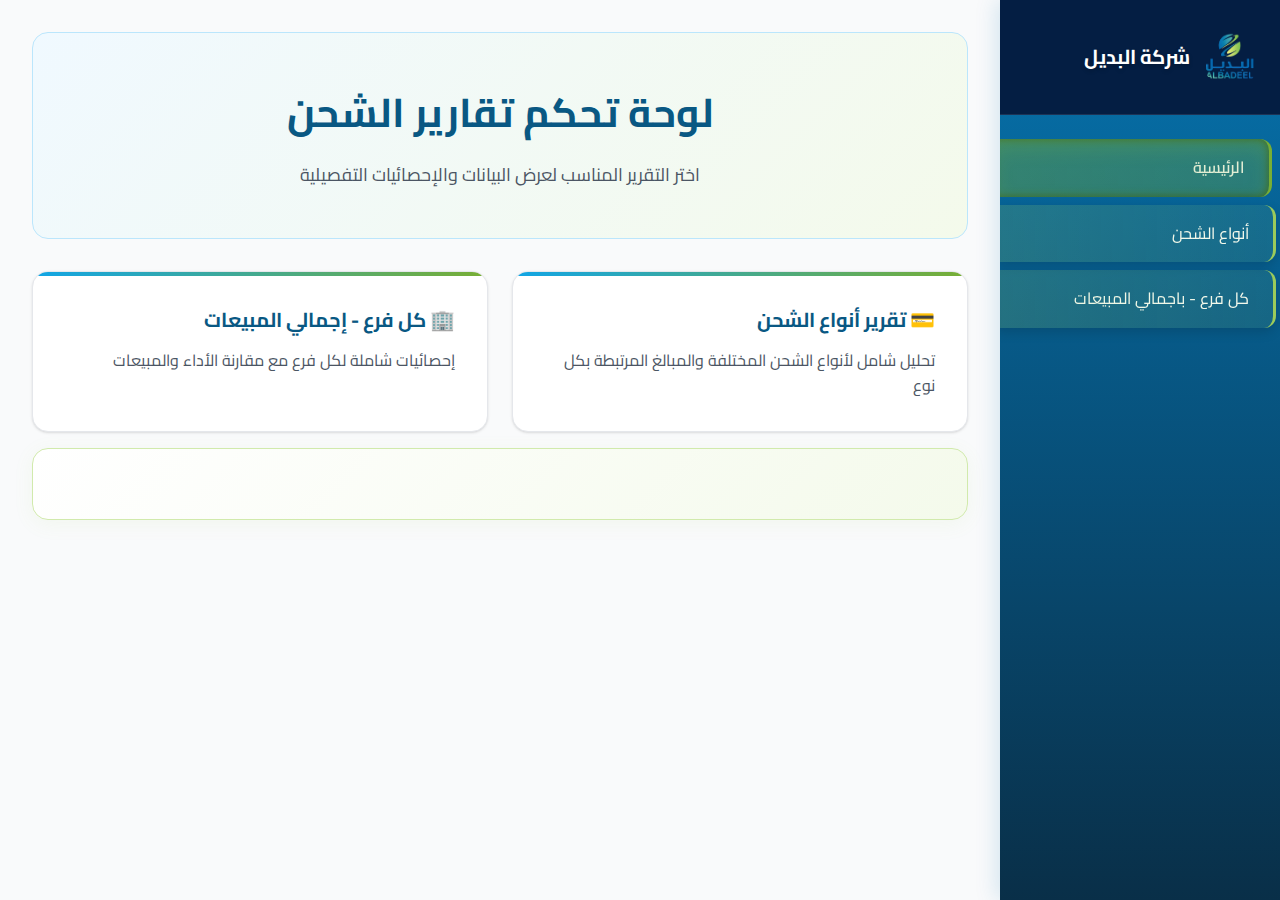
<file: index.html>
<!doctype html>
<html lang="ar" dir="rtl">
<head>
  <meta charset="utf-8">
  <meta name="viewport" content="width=device-width,initial-scale=1">
  <title>تقارير الشحن - لوحة التحكم</title>
  <link rel="stylesheet" href="css/modern-styles.css">
  <link rel="preconnect" href="https://fonts.googleapis.com">
  <link rel="preconnect" href="https://fonts.gstatic.com" crossorigin>
  <link href="https://fonts.googleapis.com/css2?family=Cairo:wght@400;600;700&display=swap" rel="stylesheet">
</head>
<body>
  <div class="app-layout">
    <!-- Mobile Header -->
    <header class="mobile-header">
      <div class="brand">
        <img class="logo" src="logo/logo.png" alt="logo" />
        <h1>تقارير الشحن</h1>
      </div>
      <button class="menu-toggle" aria-label="فتح القائمة">
        <span></span>
        <span></span>
        <span></span>
      </button>
    </header>

    <!-- Main Content -->
    <main class="main-content">
      <!-- Hero Section -->
      <section class="hero">
        <h2>لوحة تحكم تقارير الشحن</h2>
        <p>اختر التقرير المناسب لعرض البيانات والإحصائيات التفصيلية</p>
      </section>



      <!-- Feature Cards -->
      <div class="cards-grid">
        <a class="feature-card" href="recharge.html">
          <h3>💳 تقرير أنواع الشحن</h3>
          <p>تحليل شامل لأنواع الشحن المختلفة والمبالغ المرتبطة بكل نوع</p>
        </a>
        
        <a class="feature-card" href="كل_فرع_باجمالي_المبيعات.html">
          <h3>🏢 كل فرع - إجمالي المبيعات</h3>
          <p>إحصائيات شاملة لكل فرع مع مقارنة الأداء والمبيعات</p>
        </a>
      </div>

      <!-- Info Section -->
      <div class="search-section mt-4">
        <div class="text-center">
          <p class="text-muted text-sm">
            <br>
          </p>
        </div>
      </div>
    </main>
  </div>

  <script src="js/modern-ui.js"></script>
</body>
</html>
</file>
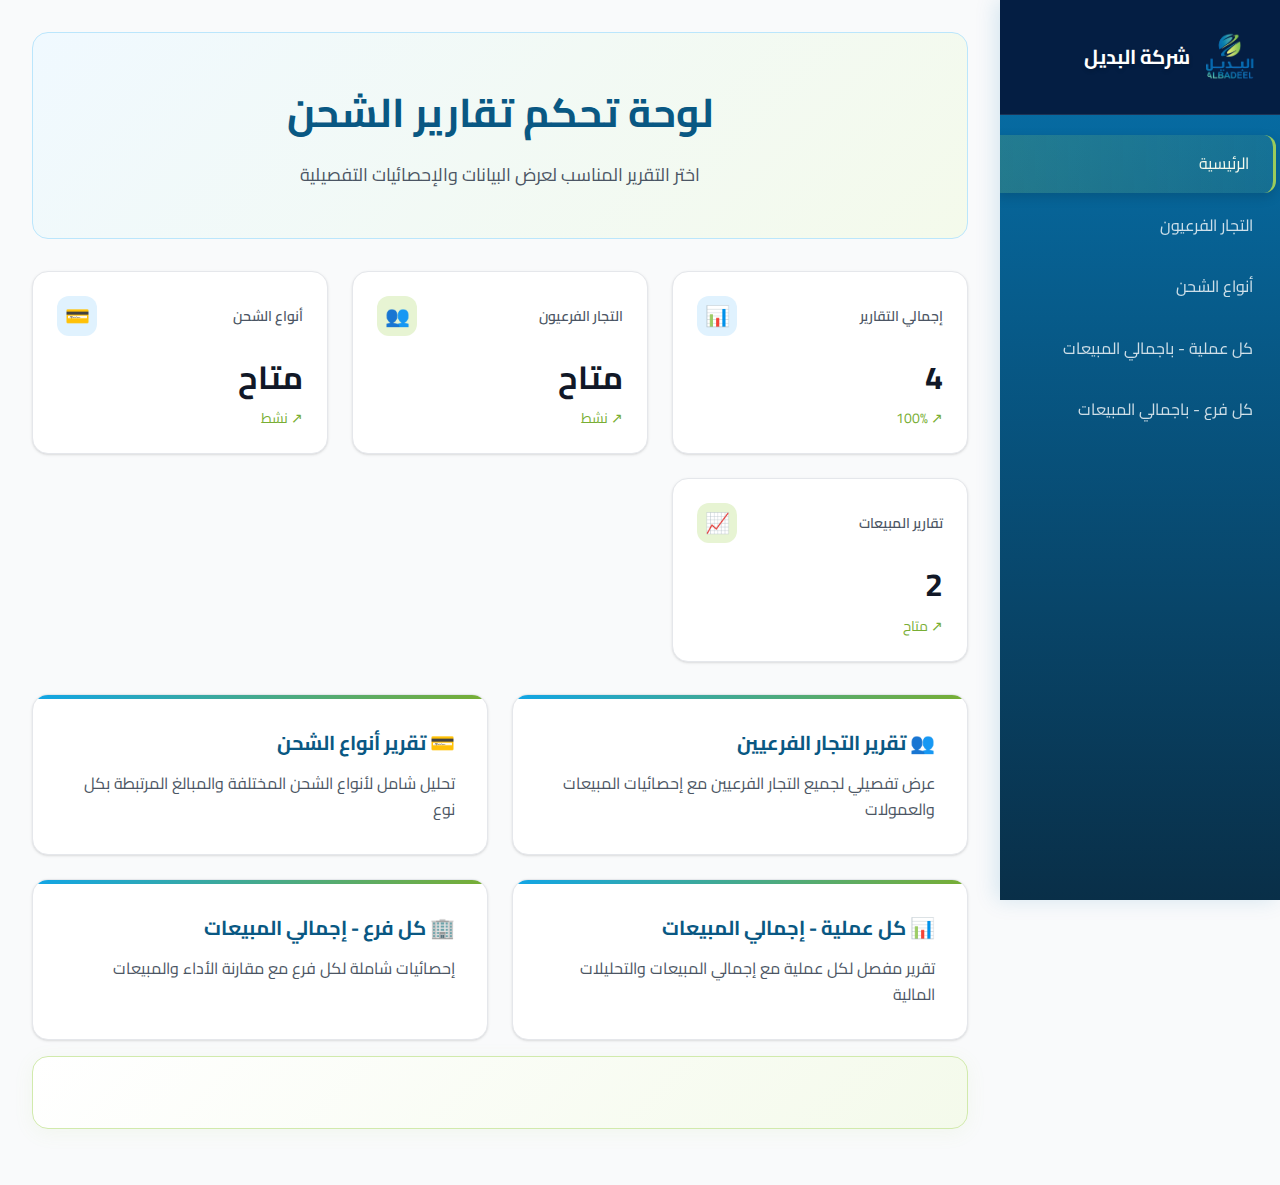
<file: web/index.html>
<!doctype html>
<html lang="ar" dir="rtl">
<head>
  <meta charset="utf-8">
  <meta name="viewport" content="width=device-width,initial-scale=1">
  <title>تقارير الشحن - لوحة التحكم</title>
  <link rel="stylesheet" href="css/modern-styles.css">
  <link rel="preconnect" href="https://fonts.googleapis.com">
  <link rel="preconnect" href="https://fonts.gstatic.com" crossorigin>
  <link href="https://fonts.googleapis.com/css2?family=Cairo:wght@400;600;700&display=swap" rel="stylesheet">
</head>
<body>
  <div class="app-layout">
    <!-- Mobile Header -->
    <header class="mobile-header">
      <div class="brand">
        <img class="logo" src="logo/logo.png" alt="logo" />
        <h1>تقارير الشحن</h1>
      </div>
      <button class="menu-toggle" aria-label="فتح القائمة">
        <span></span>
        <span></span>
        <span></span>
      </button>
    </header>

    <!-- Main Content -->
    <main class="main-content">
      <!-- Hero Section -->
      <section class="hero">
        <h2>لوحة تحكم تقارير الشحن</h2>
        <p>اختر التقرير المناسب لعرض البيانات والإحصائيات التفصيلية</p>
      </section>

      <!-- Stats Cards -->
      <div class="stats-grid">
        <div class="stat-card">
          <div class="stat-card-header">
            <span class="stat-card-title">إجمالي التقارير</span>
            <div class="stat-card-icon primary">📊</div>
          </div>
          <div class="stat-card-value">4</div>
          <div class="stat-card-change positive">↗ 100%</div>
        </div>
        
        <div class="stat-card">
          <div class="stat-card-header">
            <span class="stat-card-title">التجار الفرعيون</span>
            <div class="stat-card-icon accent">👥</div>
          </div>
          <div class="stat-card-value">متاح</div>
          <div class="stat-card-change positive">↗ نشط</div>
        </div>
        
        <div class="stat-card">
          <div class="stat-card-header">
            <span class="stat-card-title">أنواع الشحن</span>
            <div class="stat-card-icon primary">💳</div>
          </div>
          <div class="stat-card-value">متاح</div>
          <div class="stat-card-change positive">↗ نشط</div>
        </div>
        
        <div class="stat-card">
          <div class="stat-card-header">
            <span class="stat-card-title">تقارير المبيعات</span>
            <div class="stat-card-icon accent">📈</div>
          </div>
          <div class="stat-card-value">2</div>
          <div class="stat-card-change positive">↗ متاح</div>
        </div>
      </div>

      <!-- Feature Cards -->
      <div class="cards-grid">
        <a class="feature-card" href="sub.html">
          <h3>👥 تقرير التجار الفرعيين</h3>
          <p>عرض تفصيلي لجميع التجار الفرعيين مع إحصائيات المبيعات والعمولات</p>
        </a>
        
        <a class="feature-card" href="recharge.html">
          <h3>💳 تقرير أنواع الشحن</h3>
          <p>تحليل شامل لأنواع الشحن المختلفة والمبالغ المرتبطة بكل نوع</p>
        </a>
        
        <a class="feature-card" href="كل_عملية_باجمالي_المبيعات.html">
          <h3>📊 كل عملية - إجمالي المبيعات</h3>
          <p>تقرير مفصل لكل عملية مع إجمالي المبيعات والتحليلات المالية</p>
        </a>
        
        <a class="feature-card" href="كل_فرع_باجمالي_المبيعات.html">
          <h3>🏢 كل فرع - إجمالي المبيعات</h3>
          <p>إحصائيات شاملة لكل فرع مع مقارنة الأداء والمبيعات</p>
        </a>
      </div>

      <!-- Info Section -->
      <div class="search-section mt-4">
        <div class="text-center">
          <p class="text-muted text-sm">
            <br>
          </p>
        </div>
      </div>
    </main>
  </div>

  <script src="js/modern-ui.js"></script>
</body>
</html>
</file>
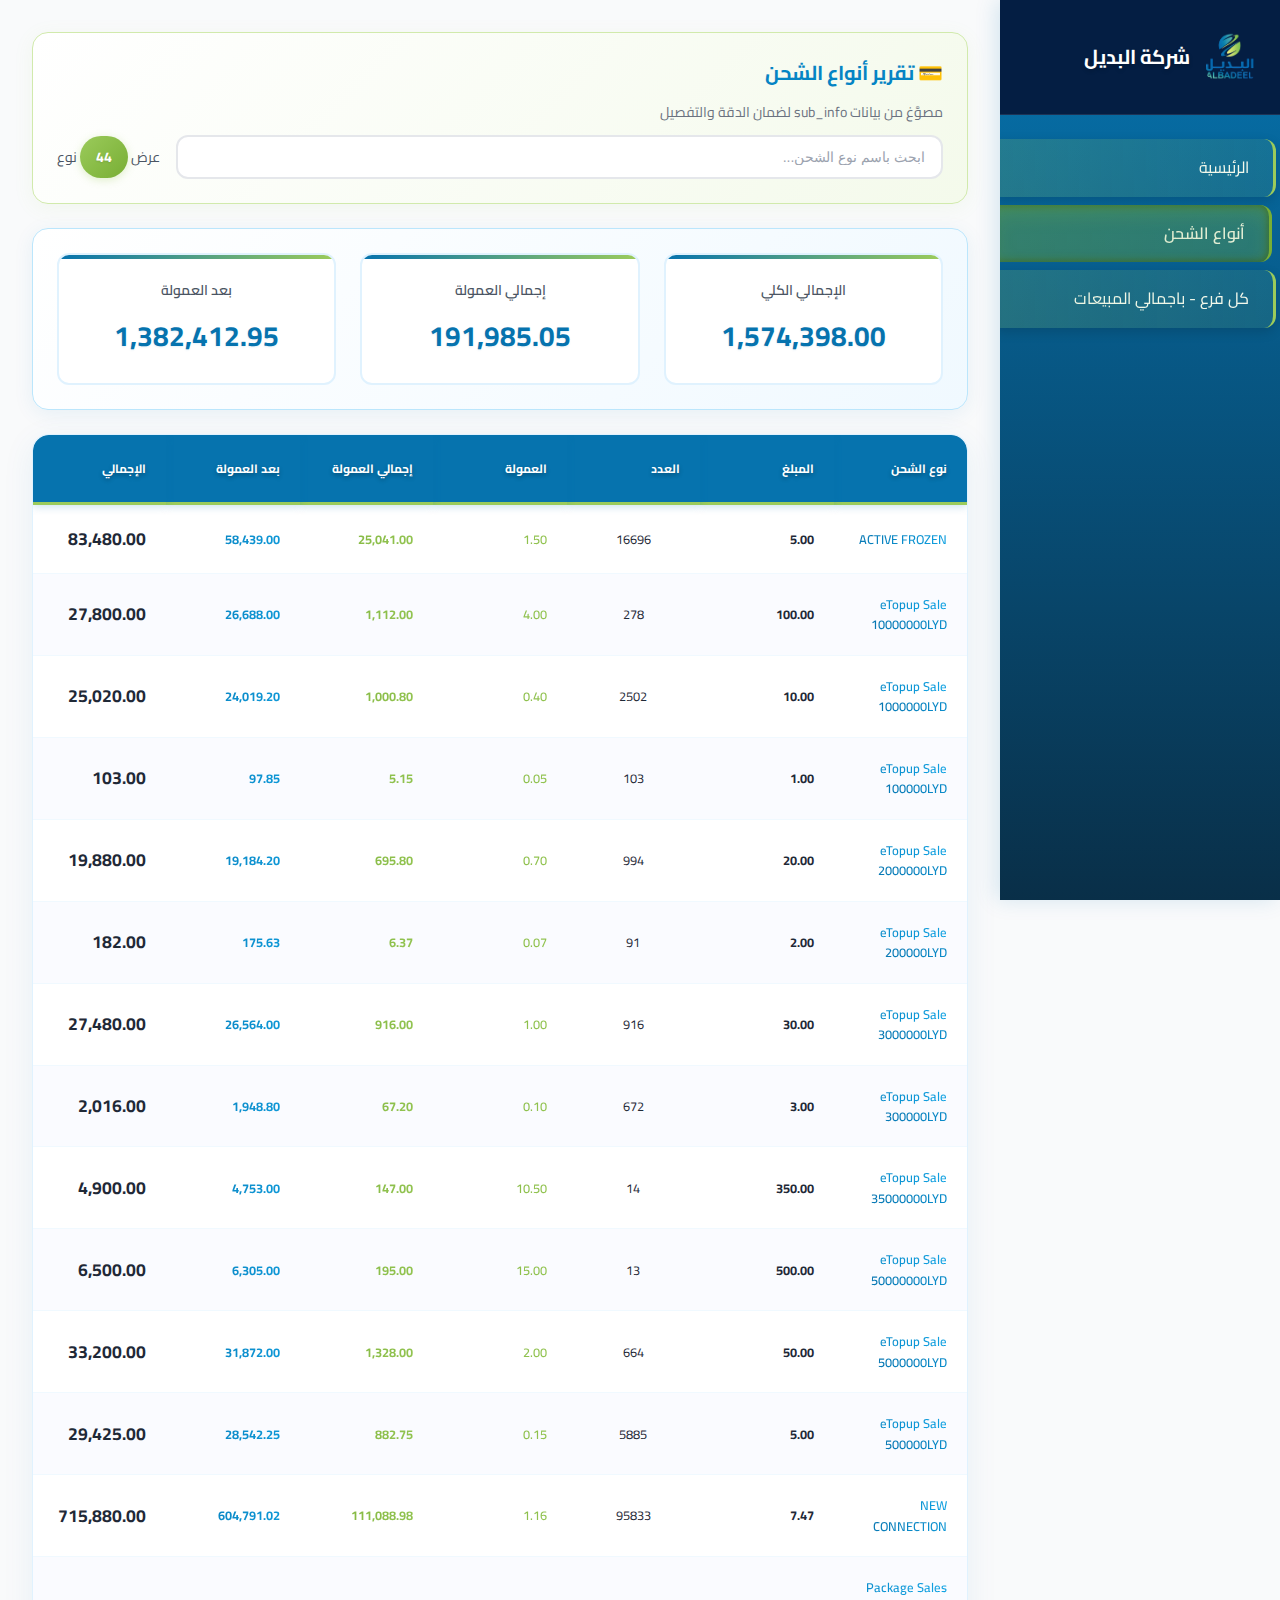
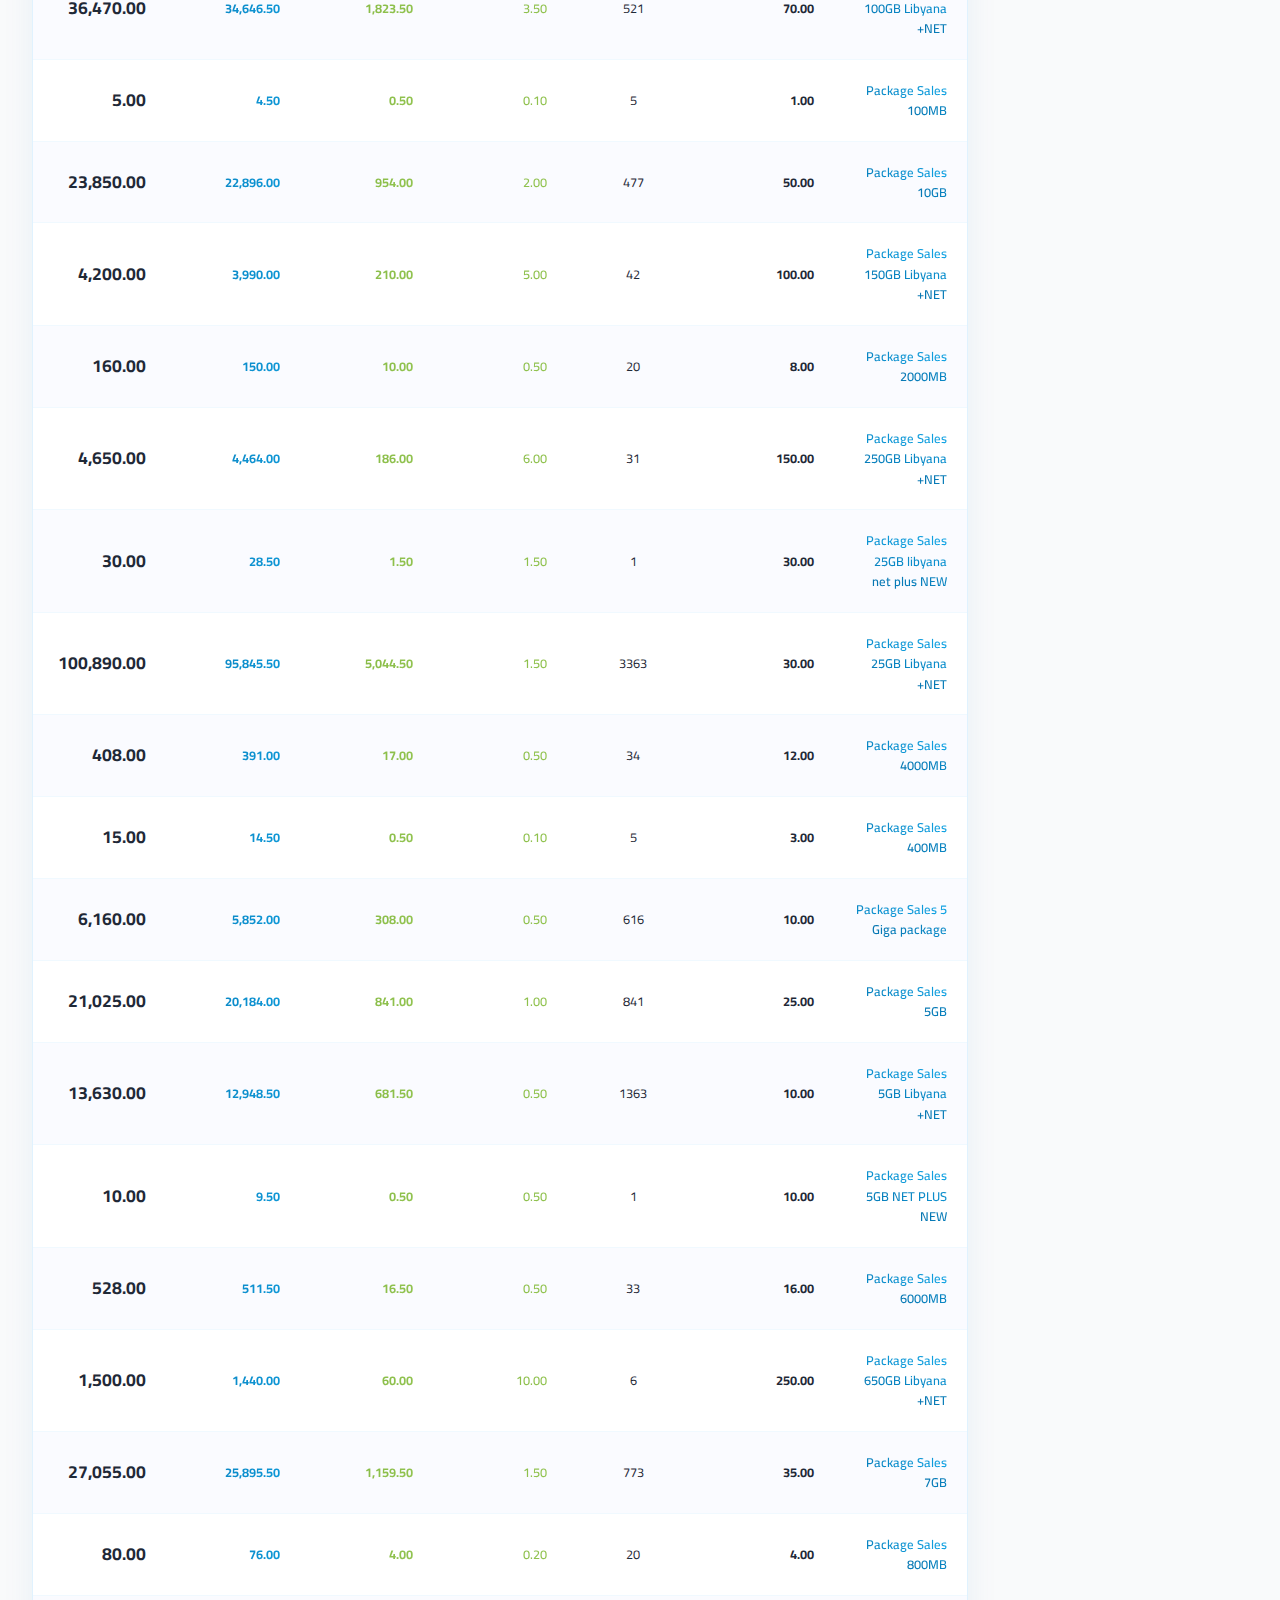
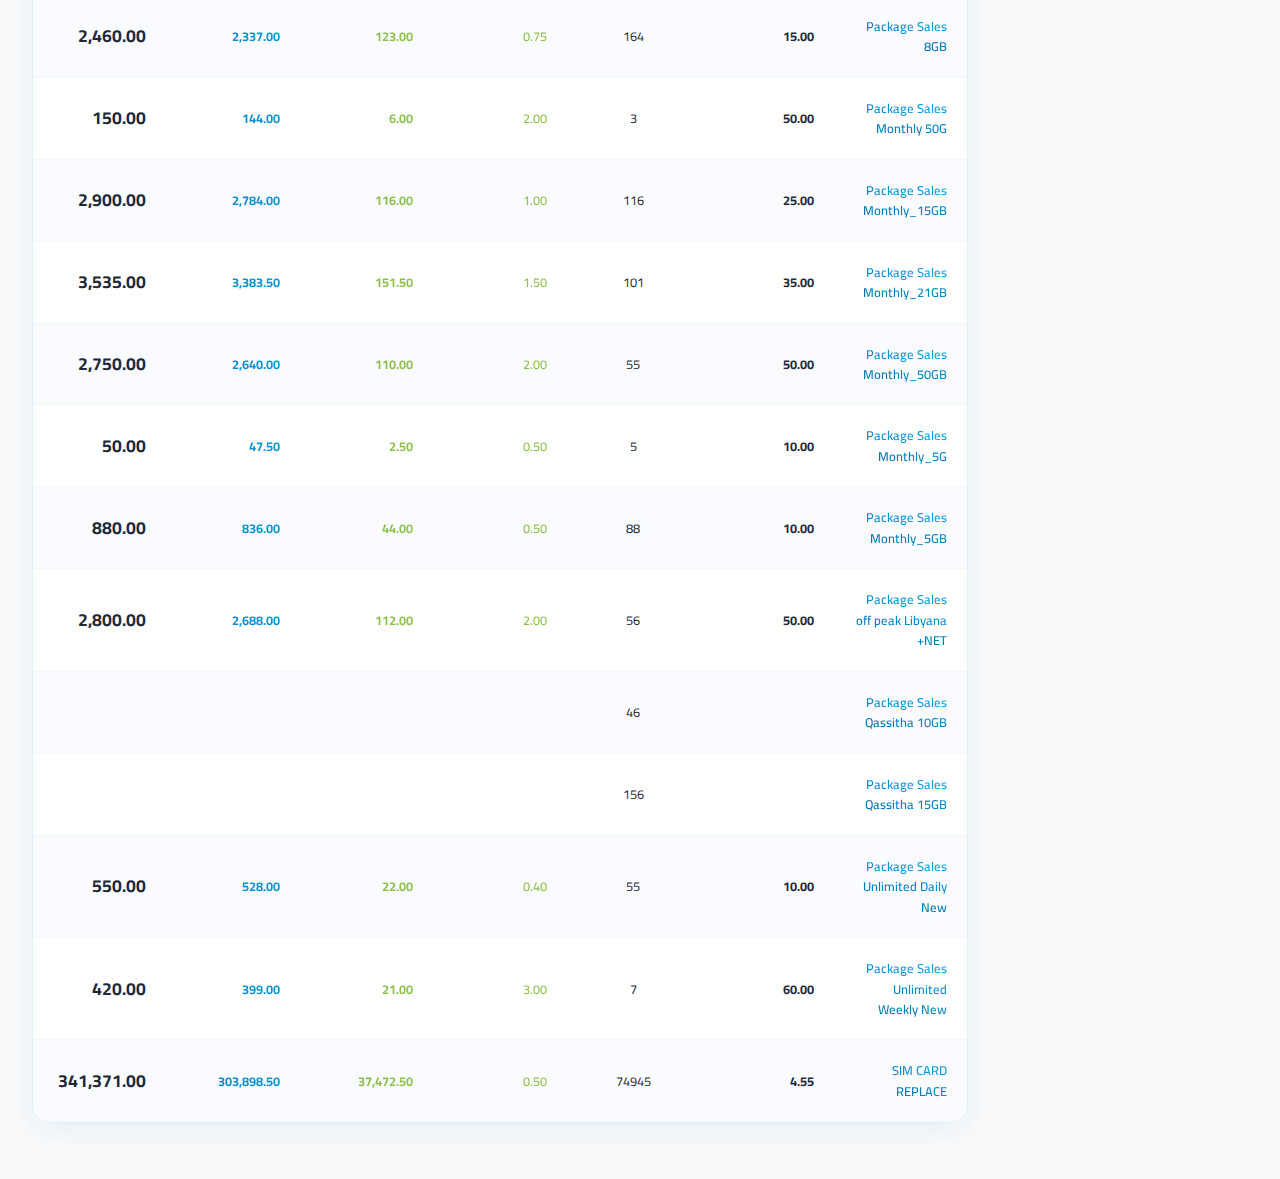
<file: recharge.html>
<!doctype html>
<html lang="ar" dir="rtl">
<head>
  <meta charset="utf-8">
  <meta name="viewport" content="width=device-width,initial-scale=1">
  <title>تقرير أنواع الشحن</title>
  <link rel="stylesheet" href="css/modern-styles.css">
  <link rel="preconnect" href="https://fonts.googleapis.com">
  <link rel="preconnect" href="https://fonts.gstatic.com" crossorigin>
  <link href="https://fonts.googleapis.com/css2?family=Cairo:wght@400;600;700&display=swap" rel="stylesheet">
</head>
<body>
  <div class="app-layout">
    <!-- Mobile Header -->
    <header class="mobile-header">
      <div class="brand">
        <img class="logo" src="logo/logo.png" alt="logo" />
        <h1>تقرير أنواع الشحن</h1>
      </div>
      <button class="menu-toggle" aria-label="فتح القائمة">
        <span></span>
        <span></span>
        <span></span>
      </button>
    </header>

    <!-- Main Content -->
    <main class="main-content">
      <!-- Page Header -->
      <div class="search-section">
        <h2 class="text-xl font-bold text-primary mb-3">💳 تقرير أنواع الشحن</h2>
        <p class="text-sm text-muted mb-3">مصوَّغ من بيانات sub_info لضمان الدقة والتفصيل</p>
        <div class="search-row">
          <input id="filter" class="search-input" placeholder="ابحث باسم نوع الشحن..." />
          <div class="text-sm text-gray">عرض <span id="count" class="count-badge">0</span> نوع</div>
        </div>
      </div>

      <!-- Totals Section -->
      <div class="totals-section" id="totals">
        <div class="totals-grid">
          <div class="total-item">
            <div class="total-label">الإجمالي الكلي</div>
            <div class="total-value" id="total_all">0</div>
          </div>
          <div class="total-item">
            <div class="total-label">إجمالي العمولة</div>
            <div class="total-value" id="total_comm">0</div>
          </div>
          <div class="total-item">
            <div class="total-label">بعد العمولة</div>
            <div class="total-value" id="total_after_comm">0</div>
          </div>
        </div>
      </div>

      <!-- Table Section -->
      <div class="table-container">
        <div class="table-wrapper">
          <table id="tbl" class="modern-table">
            <thead></thead>
            <tbody></tbody>
          </table>
        </div>
      </div>
    </main>
  </div>

  <script src="js/app.js"></script>
  <script src="js/modern-ui.js"></script>
  <script>
    (async function(){
      try {
        // Use the CSV summary JSON
        const data = await fetch('data/summary_by_recharge_type.json').then(r=>r.json());
        
        const table = document.getElementById('tbl');
        const thead = table.querySelector('thead');
        const tbody = table.querySelector('tbody');
        
        thead.innerHTML = `
          <tr>
            <th>نوع الشحن</th>
            <th>المبلغ</th>
            <th>العدد</th>
            <th>العمولة</th>
            <th>إجمالي العمولة</th>
            <th>بعد العمولة</th>
            <th>الإجمالي</th>
          </tr>
        `;

        function render(filterText=''){
          tbody.innerHTML='';
          const q = String(filterText || '').trim().toUpperCase();
          const rows = data.filter(r=> String(getVal(r, ['Recharge type LYD','﻿Recharge type LYD','recharge_type','Recharge type'])||'').toUpperCase().includes(q));
          
          let sum_total_all = 0;
          let sum_total_comm = 0;
          let sum_total_after_comm = 0;
          
          rows.forEach(row=>{
            const tr = document.createElement('tr');
            tr.innerHTML = `
              <td><strong class="text-primary">${escapeHtml(getVal(row, ['Recharge type LYD','﻿Recharge type LYD','recharge_type','Recharge type'])||'')}</strong></td>
              <td class="font-bold">${formatTableNumber(getVal(row, ['Total Amount (per row avg)','Total Amount (per row avg)'])||'')}</td>
              <td class="text-center">${escapeHtml(getVal(row, ['count','cnt'])||'')}</td>
              <td class="text-accent">${formatTableNumber(getVal(row, ['COMMISSION (per row avg)','commission_per_row'])||'')}</td>
              <td class="font-bold text-accent">${formatTableNumber(getVal(row, ['Total-Comm','total_comm'])||'')}</td>
              <td class="font-bold text-primary">${formatTableNumber(getVal(row, ['Total-After-Comm','total_after_comm'])||'')}</td>
              <td class="font-bold text-lg">${formatTableNumber(getVal(row, ['Total','total_all'])||'')}</td>
            `;
            tbody.appendChild(tr);
            
            sum_total_all += parseNumber(getVal(row, ['Total','total_all','Total '])||'0');
            sum_total_comm += parseNumber(getVal(row, ['Total-Comm','total_comm','Total-Comm '])||'0');
            sum_total_after_comm += parseNumber(getVal(row, ['Total-After-Comm','total_after_comm','Total-After-Comm '])||'0');
          });
          
          document.getElementById('count').innerText = rows.length;
          document.getElementById('total_all').innerText = formatNumber(sum_total_all);
          document.getElementById('total_comm').innerText = formatNumber(sum_total_comm);
          document.getElementById('total_after_comm').innerText = formatNumber(sum_total_after_comm);
          
          // Add loading animation
          AnimationUtils.fadeIn(table, 300);
        }

        document.getElementById('filter').addEventListener('input', e=> {
          render(e.target.value);
        });
        
        // Initial render
        render('');
        
      } catch (error) {
        console.error('خطأ في تحميل البيانات:', error);
        document.querySelector('.main-content').innerHTML += `
          <div class="search-section text-center">
            <h3 class="text-error">⚠️ خطأ في تحميل البيانات</h3>
            <p class="text-muted">يرجى التأكد من وجود ملف summary_by_recharge_type.json</p>
          </div>
        `;
      }
    })();
  </script>
</body>
</html>
</file>
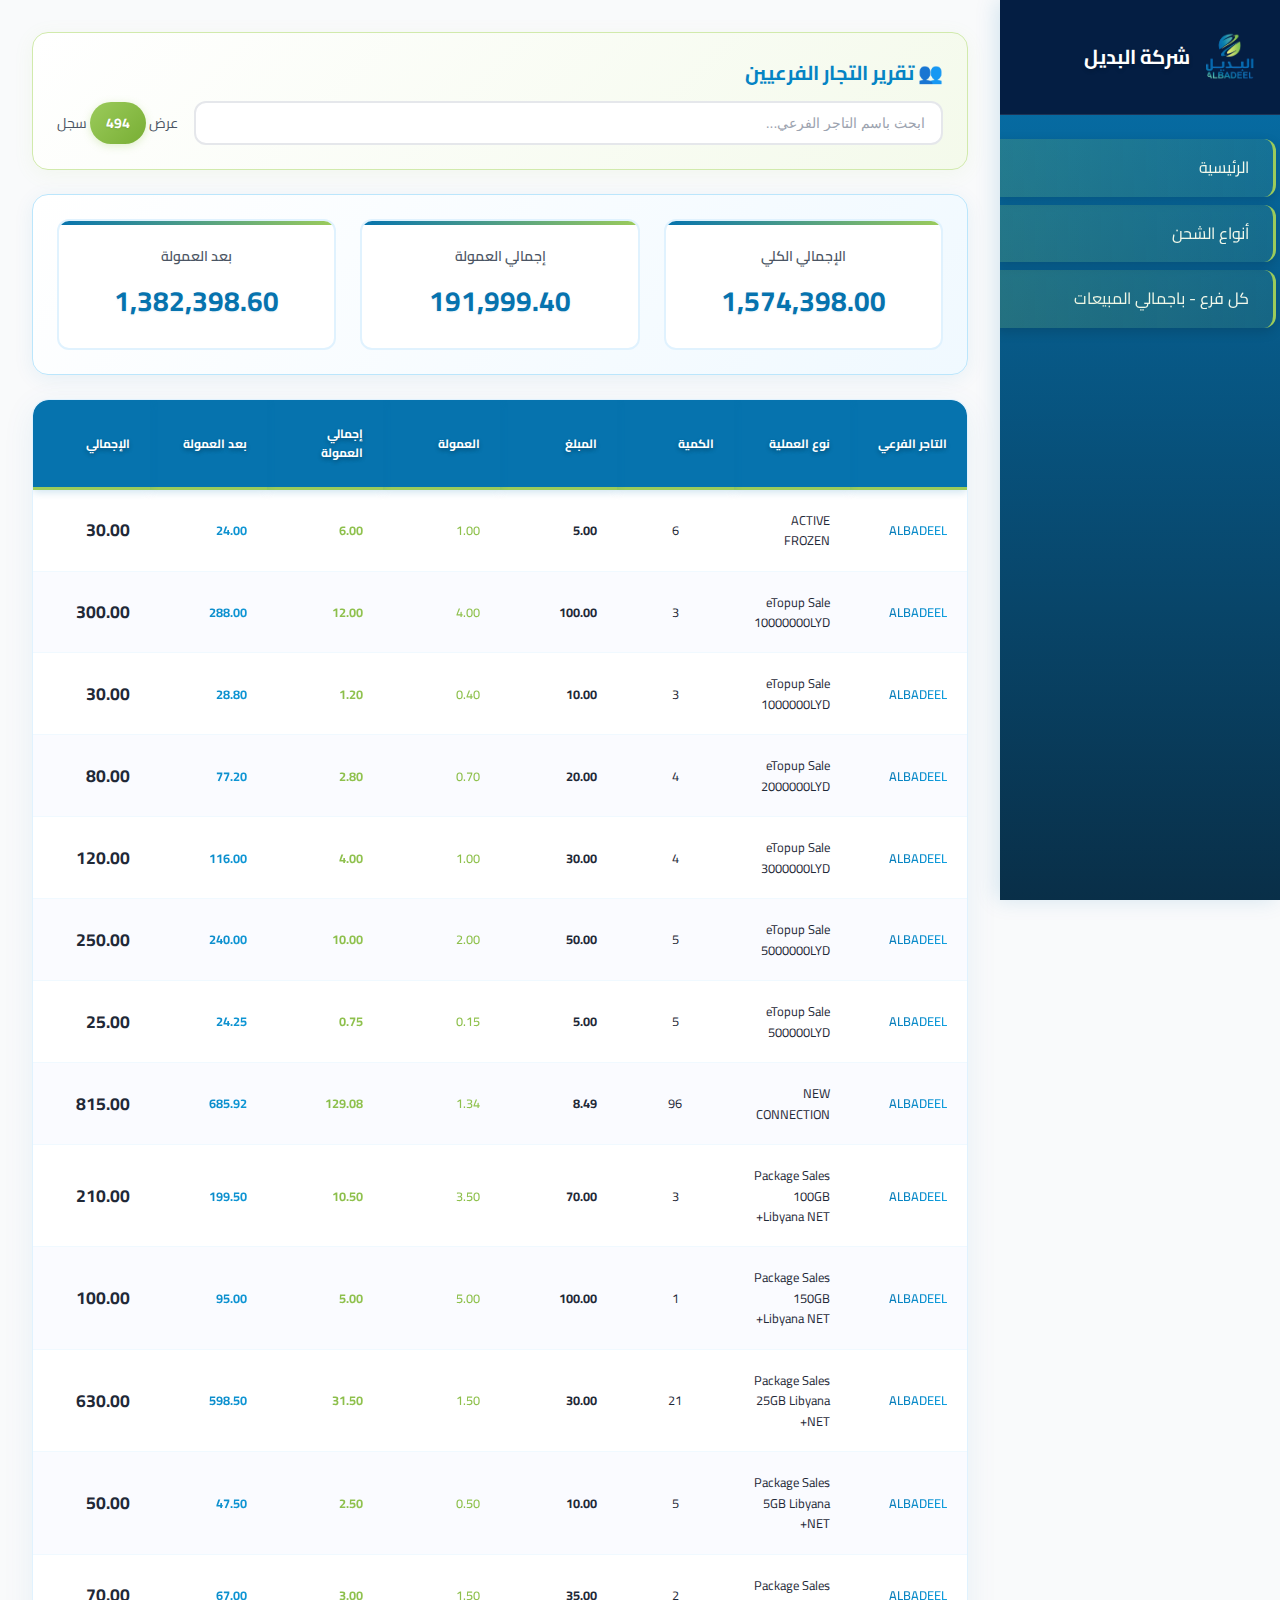
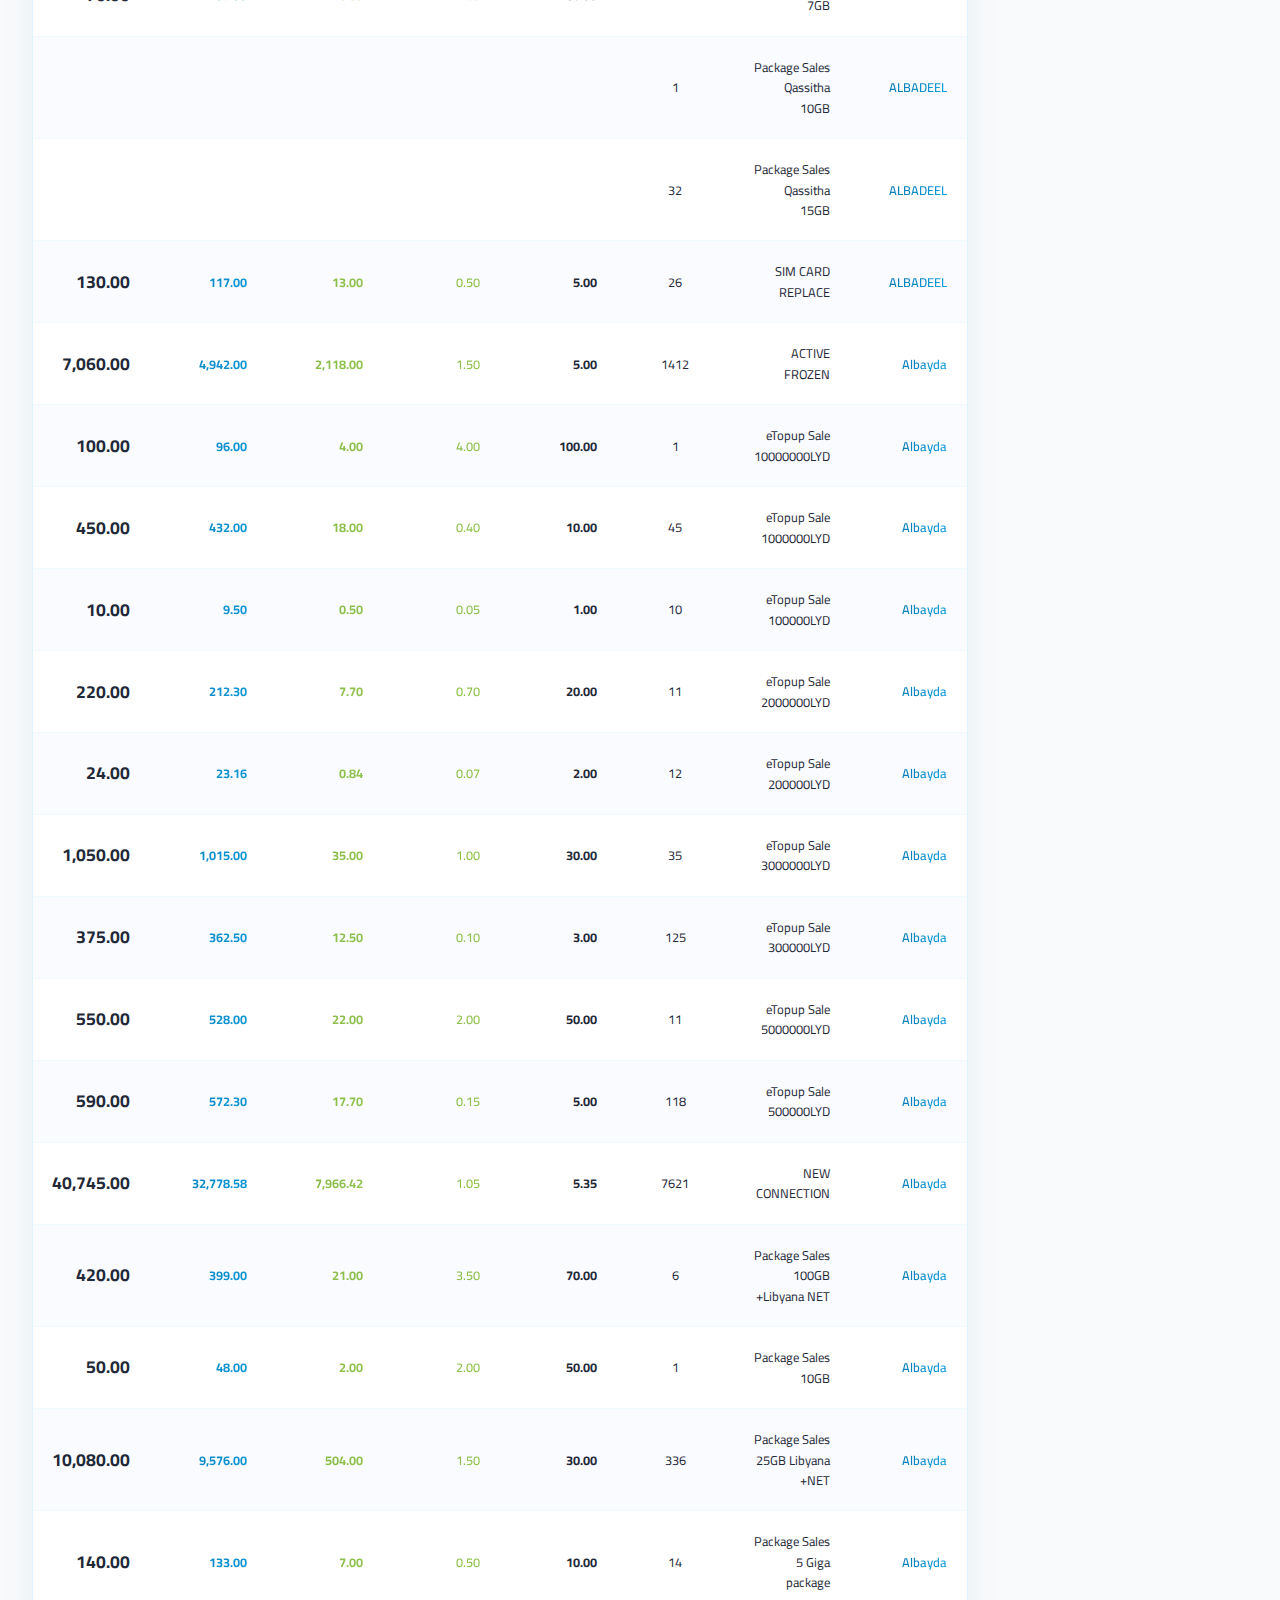
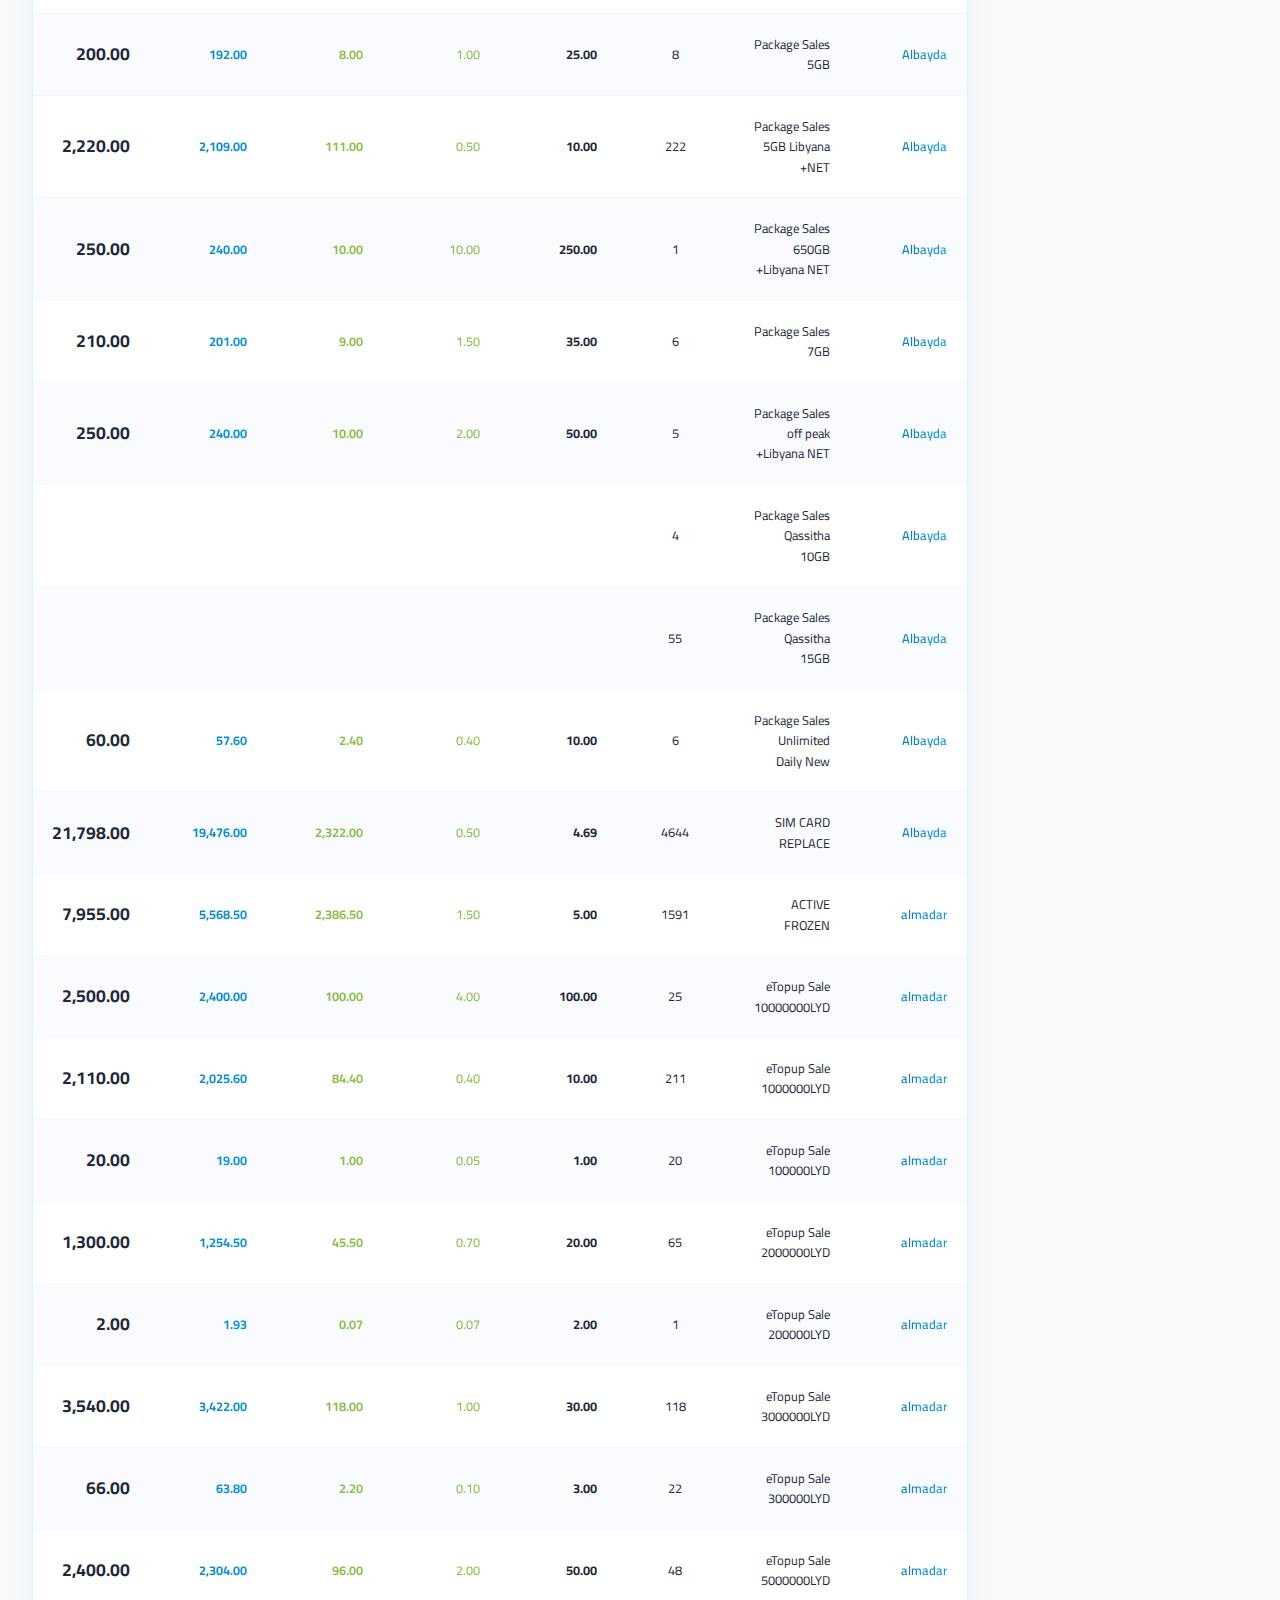
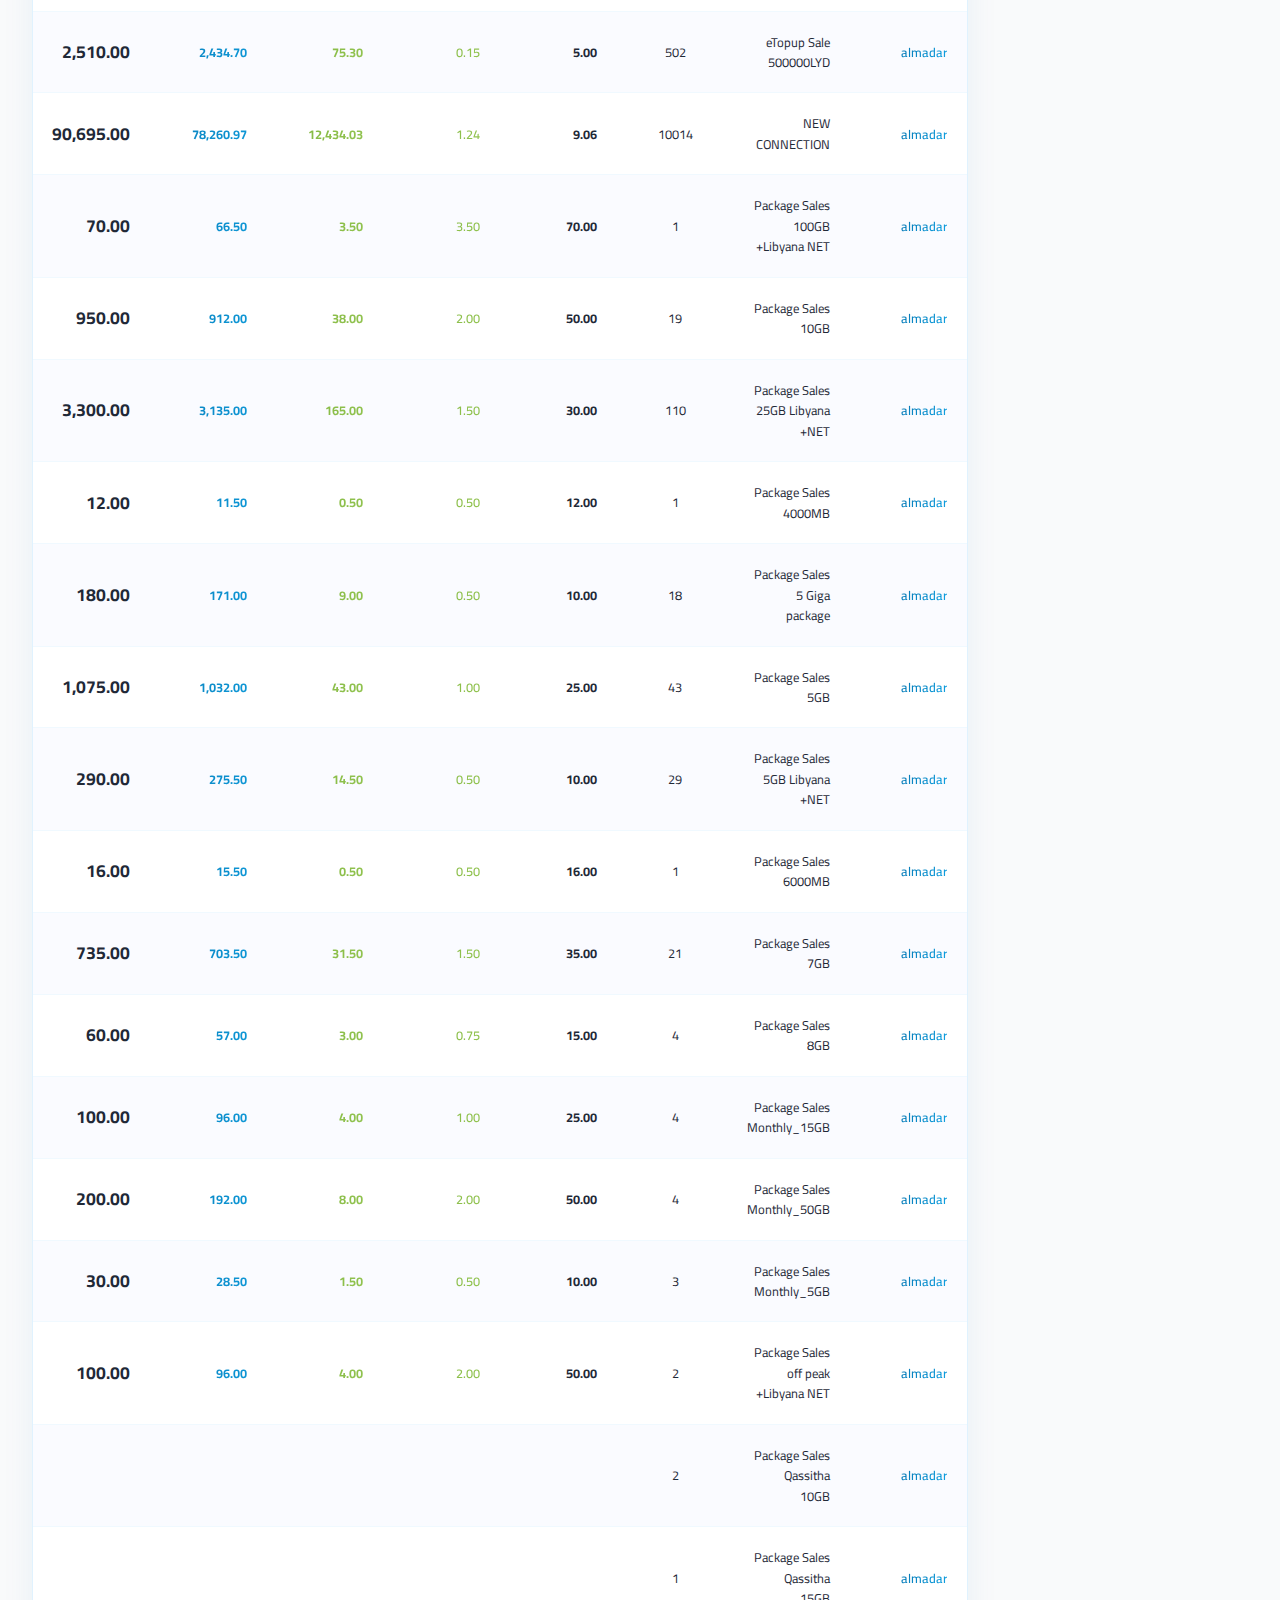
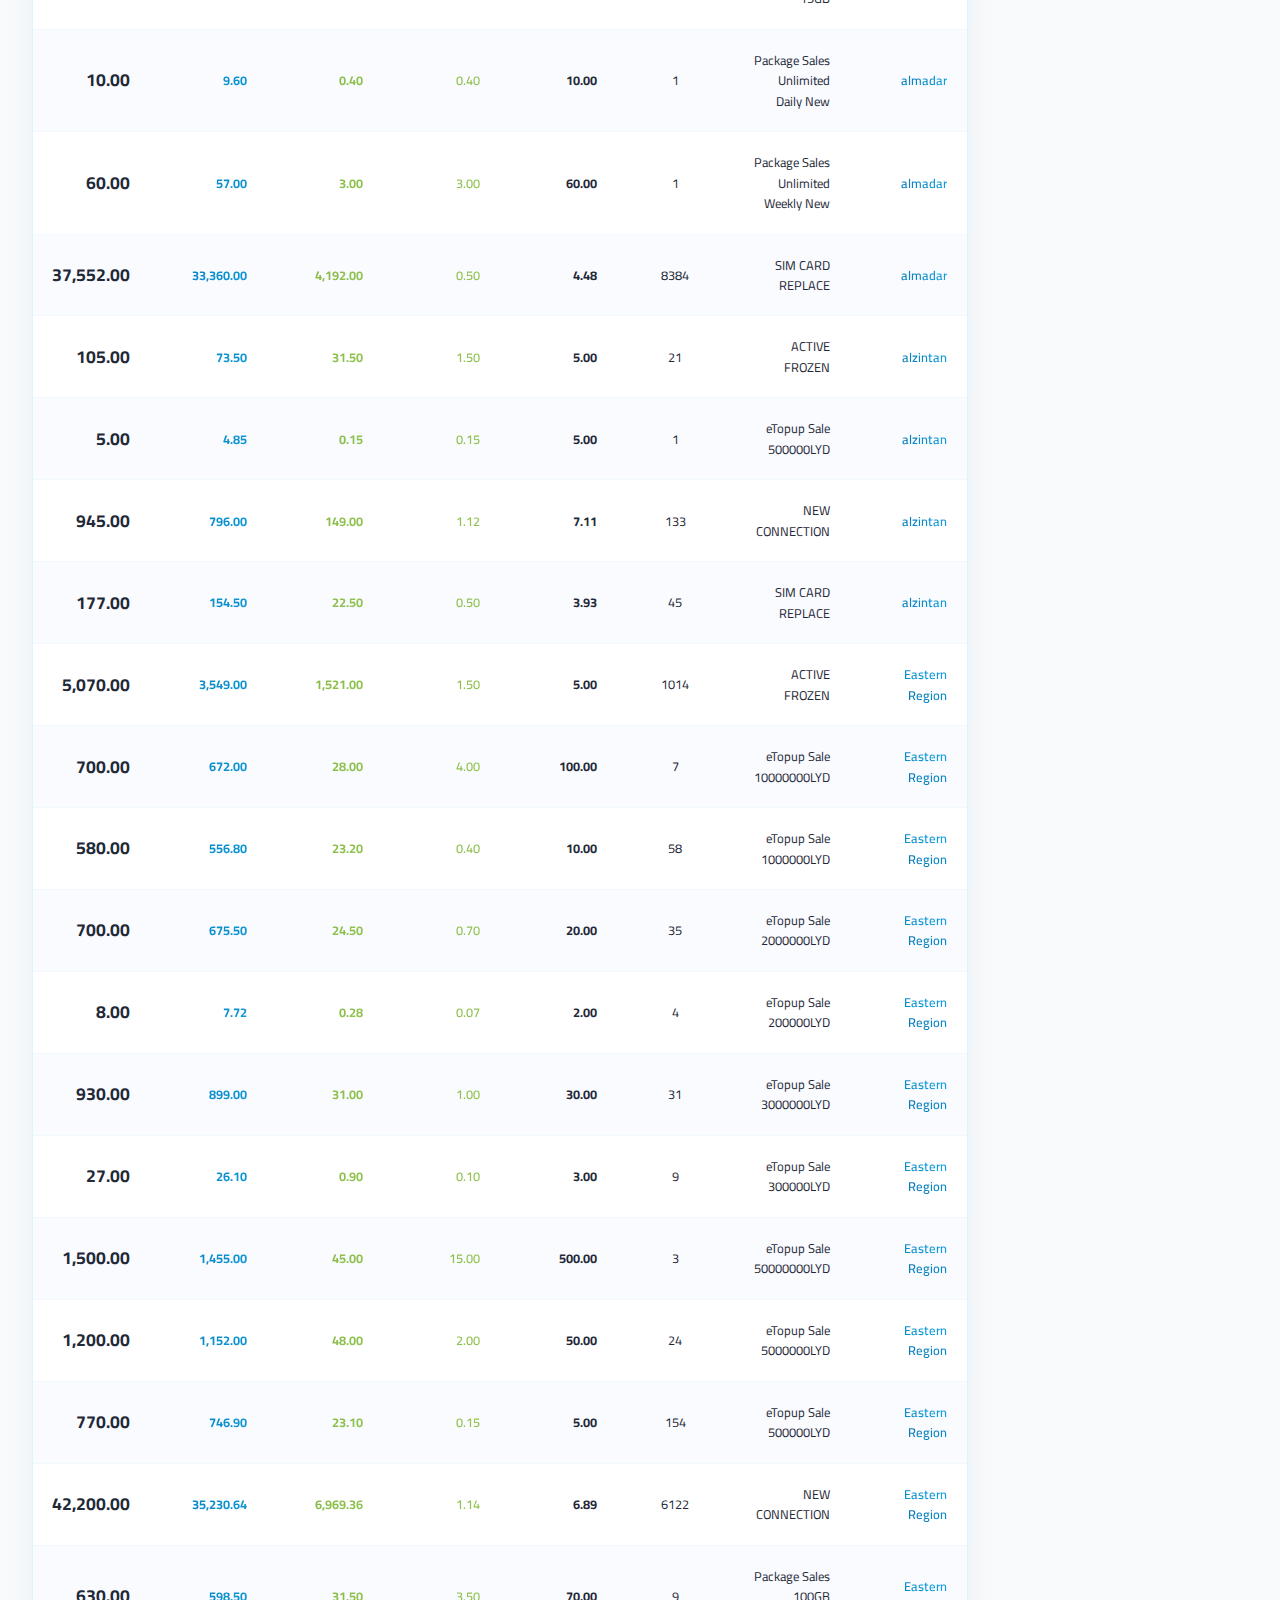
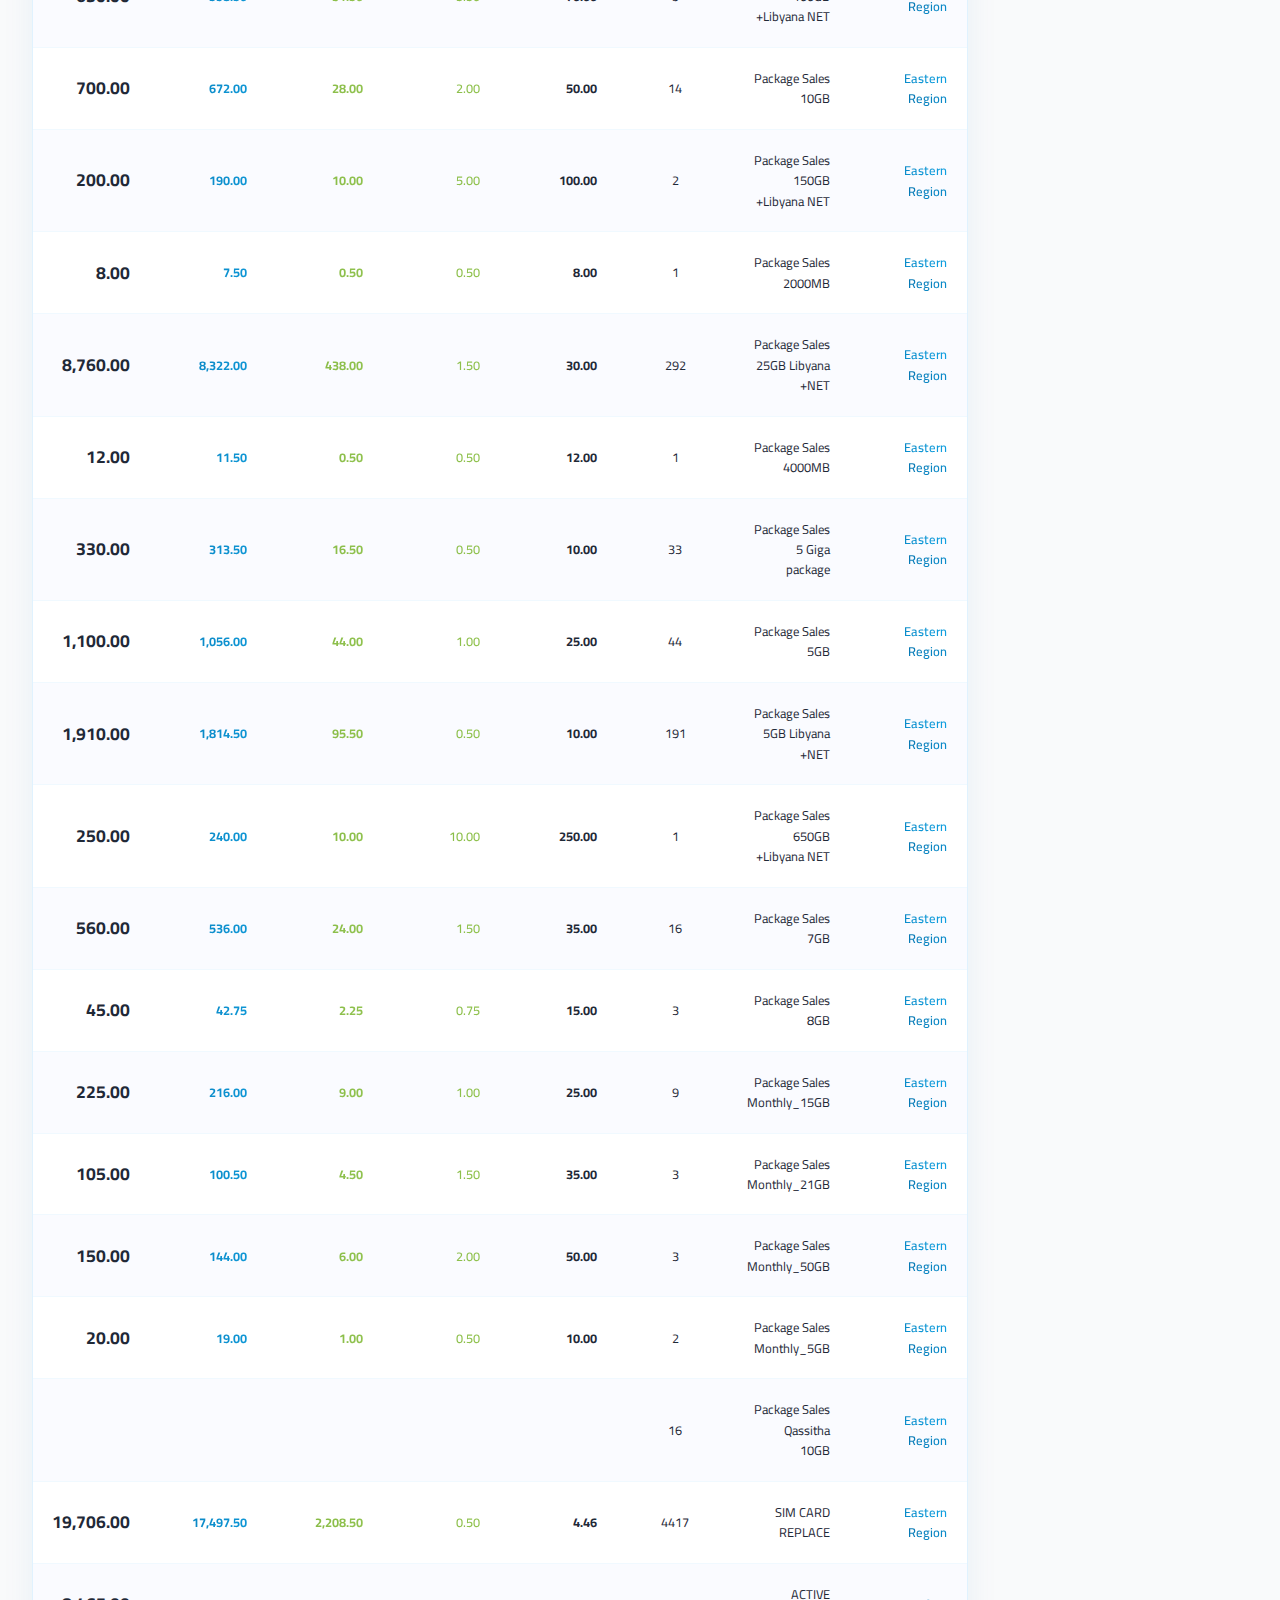
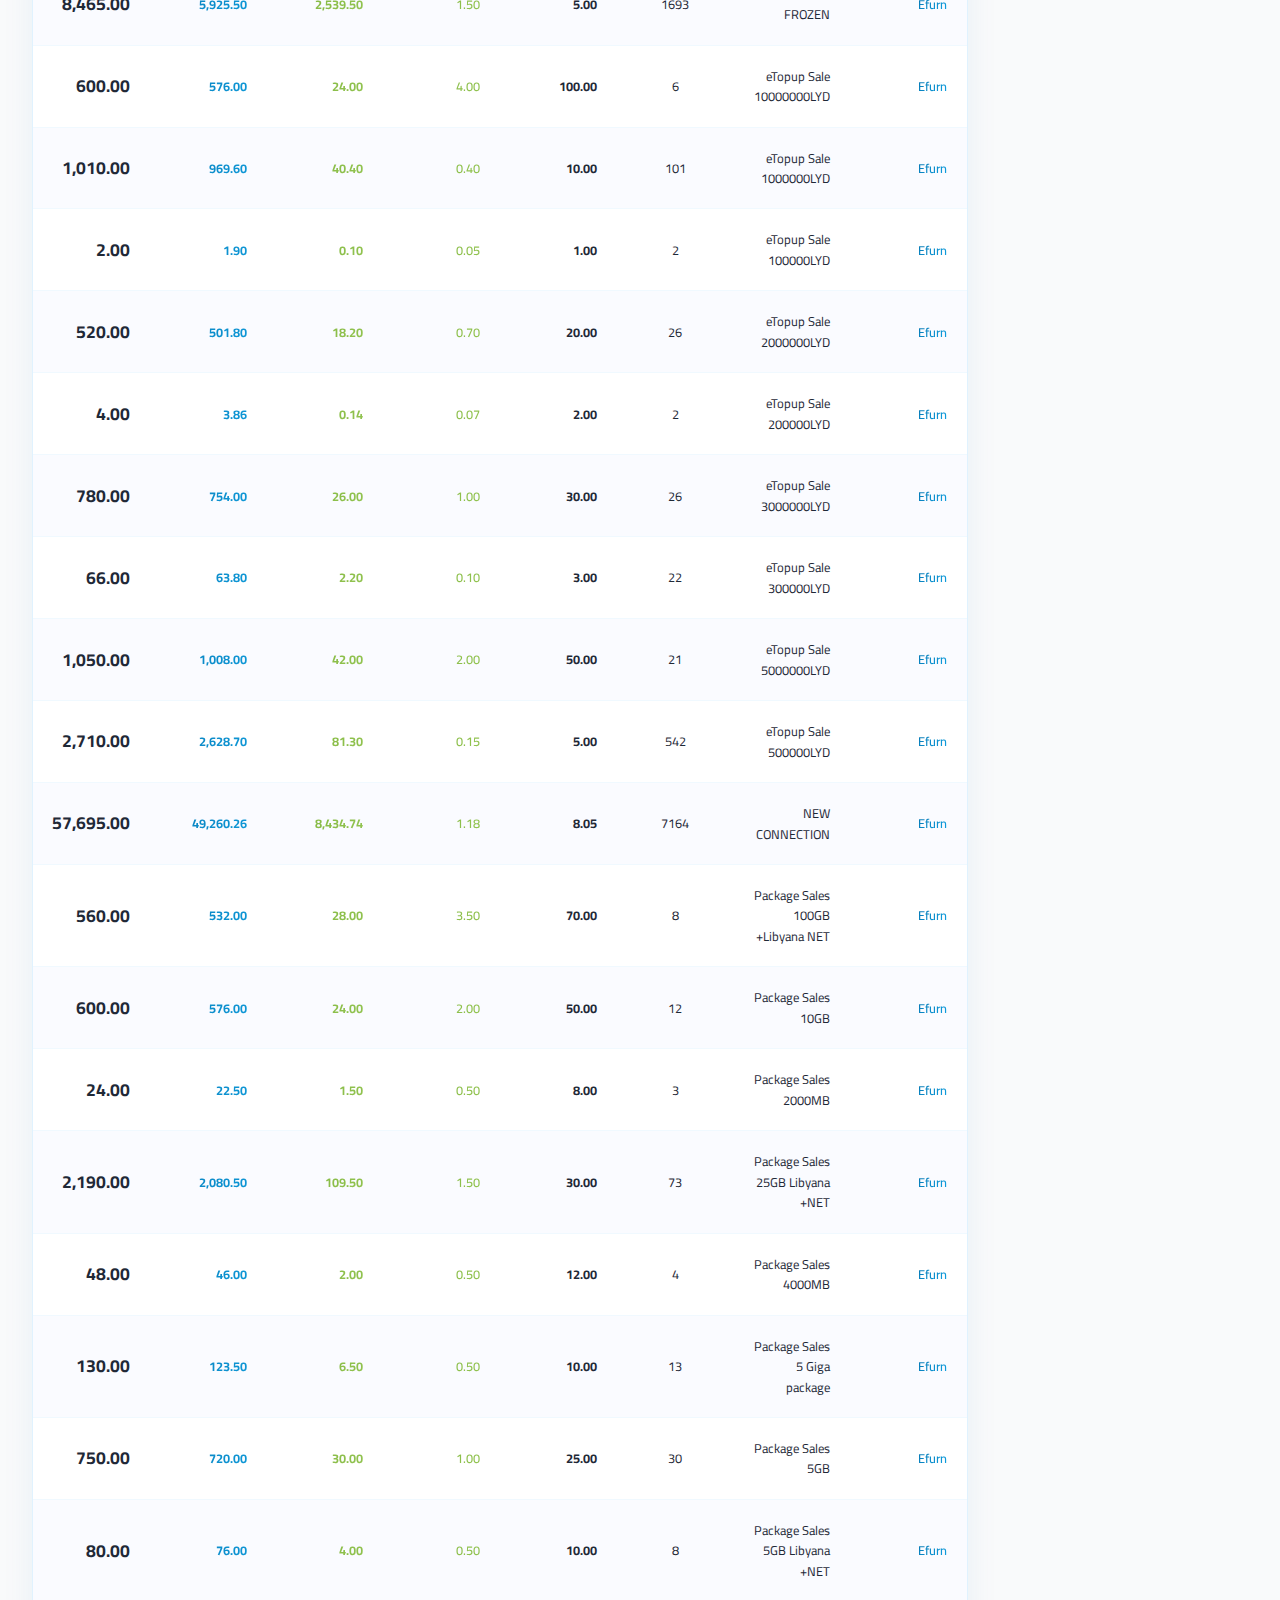
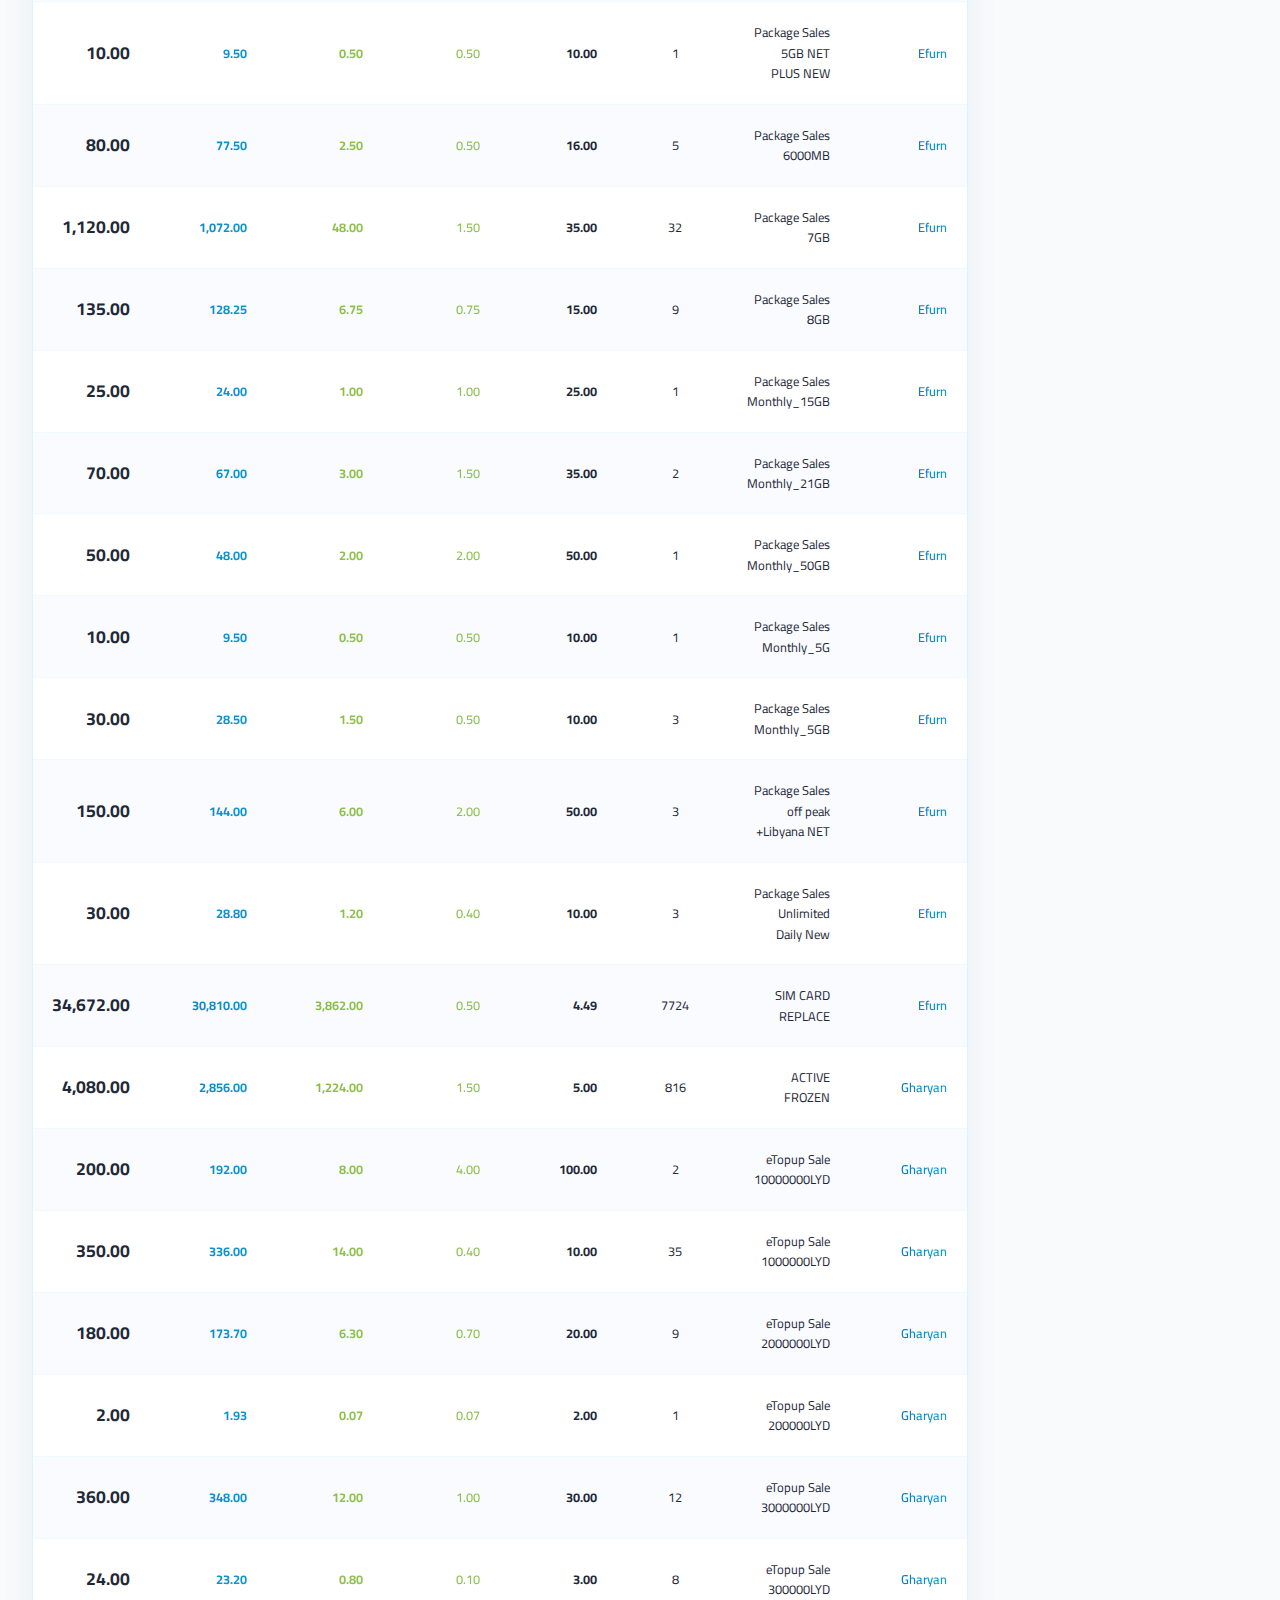
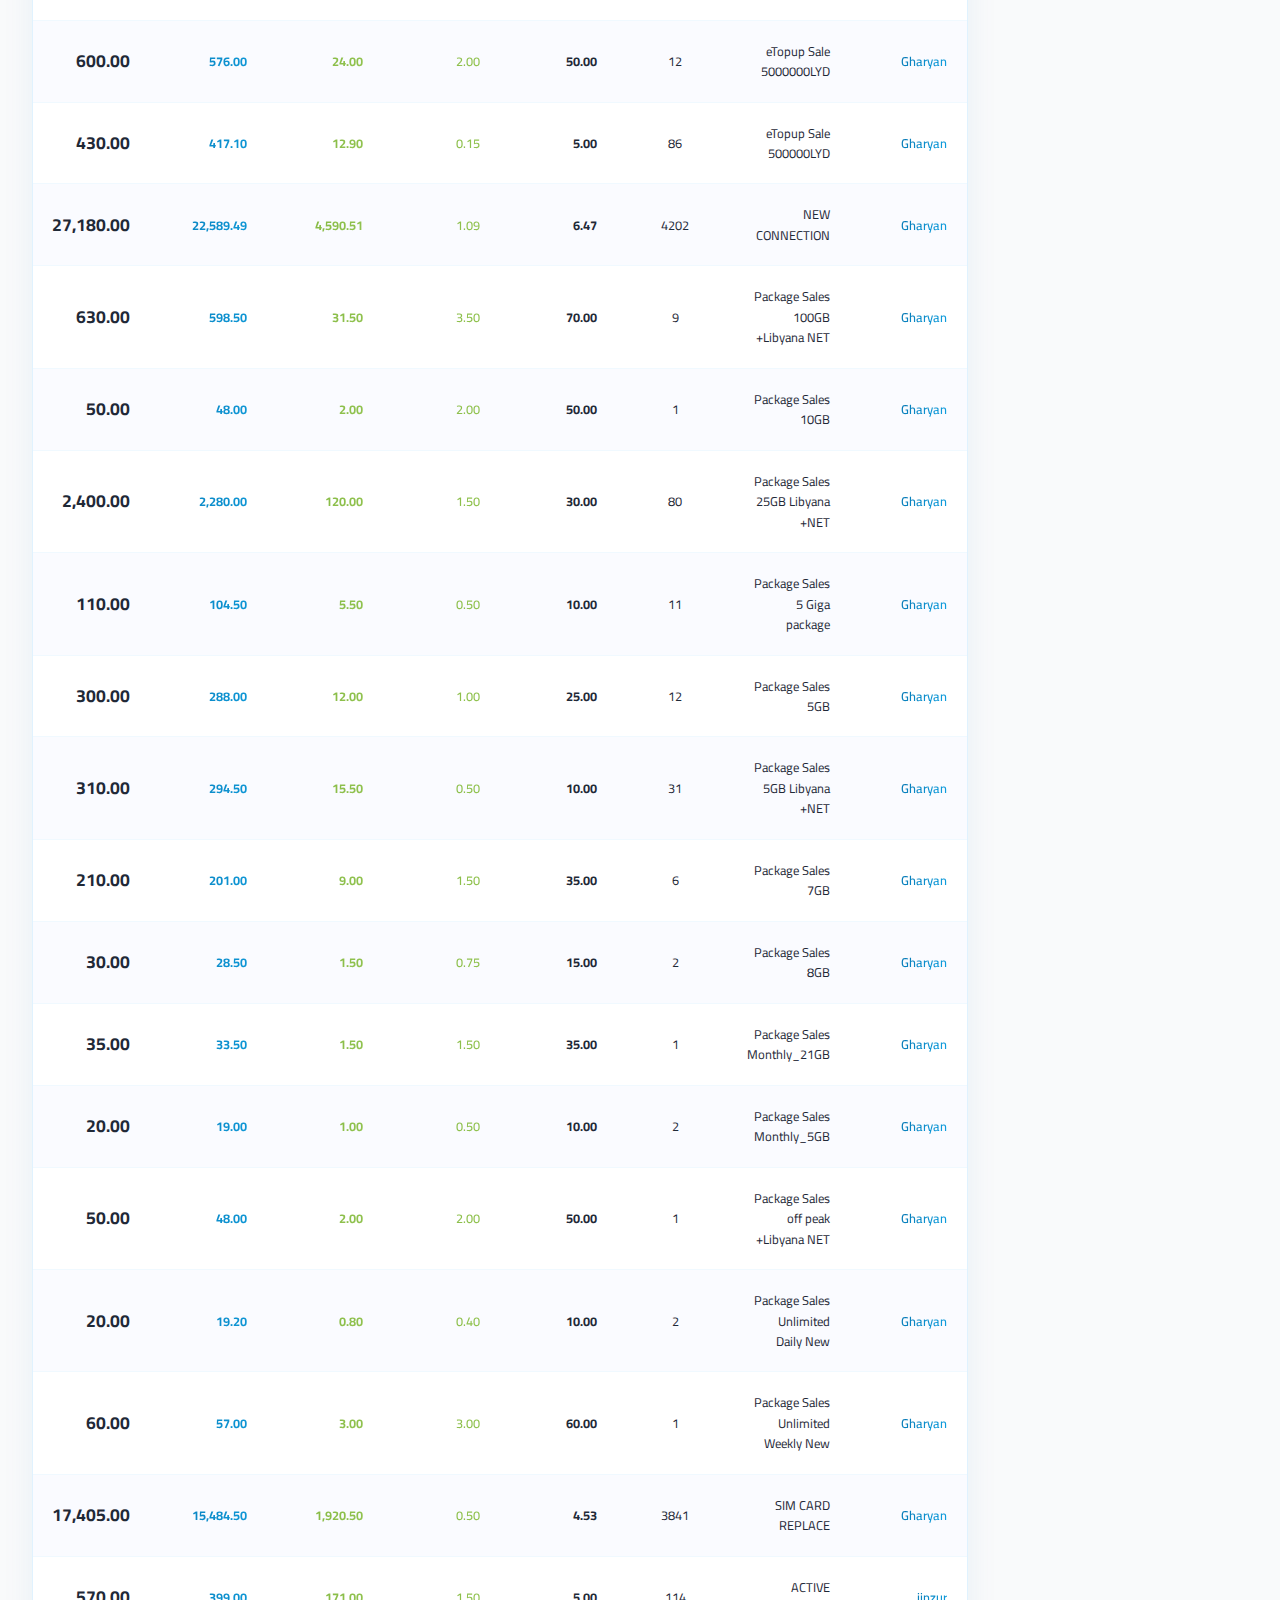
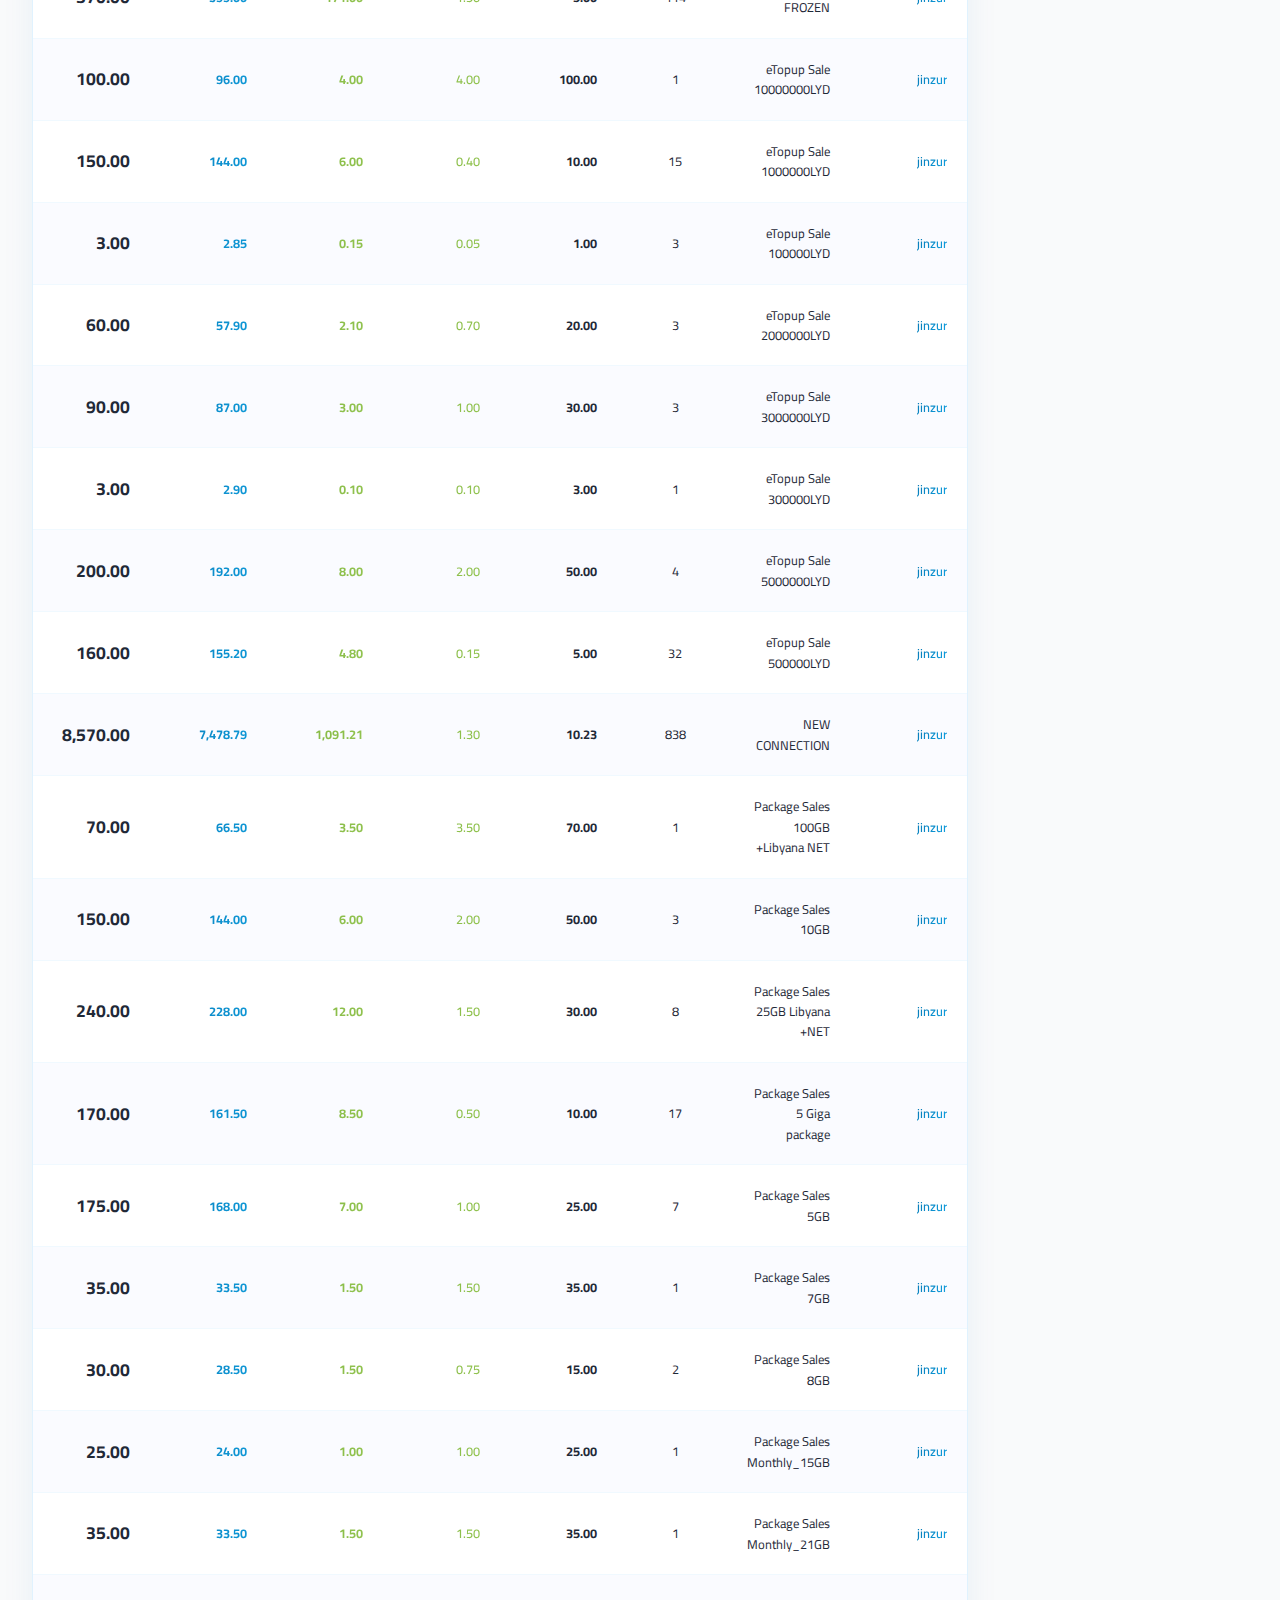
<file: sub.html>
<!doctype html>
<html lang="ar" dir="rtl">
<head>
  <meta charset="utf-8">
  <meta name="viewport" content="width=device-width,initial-scale=1">
  <title>تقرير التجار الفرعيين</title>
  <link rel="stylesheet" href="css/modern-styles.css">
  <link rel="preconnect" href="https://fonts.googleapis.com">
  <link rel="preconnect" href="https://fonts.gstatic.com" crossorigin>
  <link href="https://fonts.googleapis.com/css2?family=Cairo:wght@400;600;700&display=swap" rel="stylesheet">
</head>
<body>
  <div class="app-layout">
    <!-- Mobile Header -->
    <header class="mobile-header">
      <div class="brand">
        <img class="logo" src="logo/logo.png" alt="logo" />
        <h1>تقرير التجار الفرعيين</h1>
      </div>
      <button class="menu-toggle" aria-label="فتح القائمة">
        <span></span>
        <span></span>
        <span></span>
      </button>
    </header>

    <!-- Main Content -->
    <main class="main-content">
      <!-- Page Header -->
      <div class="search-section">
        <h2 class="text-xl font-bold text-primary mb-3">👥 تقرير التجار الفرعيين</h2>
        <div class="search-row">
          <input id="filter" class="search-input" placeholder="ابحث باسم التاجر الفرعي..." />
          <div class="text-sm text-gray">عرض <span id="count" class="count-badge">0</span> سجل</div>
        </div>
      </div>

      <!-- Totals Section -->
      <div class="totals-section" id="totals">
        <div class="totals-grid">
          <div class="total-item">
            <div class="total-label">الإجمالي الكلي</div>
            <div class="total-value" id="total_all">0</div>
          </div>
          <div class="total-item">
            <div class="total-label">إجمالي العمولة</div>
            <div class="total-value" id="total_comm">0</div>
          </div>
          <div class="total-item">
            <div class="total-label">بعد العمولة</div>
            <div class="total-value" id="total_after_comm">0</div>
          </div>
        </div>
      </div>

      <!-- Table Section -->
      <div class="table-container">
        <div class="table-wrapper">
          <table id="tbl" class="modern-table">
            <thead></thead>
            <tbody></tbody>
          </table>
        </div>
      </div>
    </main>
  </div>

  <script src="js/app.js"></script>
  <script src="js/modern-ui.js"></script>
  <script>
    (async function(){
      try {
        const data = await fetch('data/summary_by_sub_dealer.json').then(r=>r.json());
        
        // group by sub_dealer
        const grouped = {};
        data.forEach(row => {
          const key = getVal(row, ['SUB_DEALER','﻿SUB_DEALER','sub_dealer','SUB-DEALER']) || 'UNKNOWN';
          grouped[key] = grouped[key] || [];
          grouped[key].push(row);
        });

        const table = document.getElementById('tbl');
        const thead = table.querySelector('thead');
        const tbody = table.querySelector('tbody');
        
        thead.innerHTML = `
          <tr>
            <th>التاجر الفرعي</th>
            <th>نوع العملية</th>
            <th>الكمية</th>
            <th>المبلغ</th>
            <th>العمولة</th>
            <th>إجمالي العمولة</th>
            <th>بعد العمولة</th>
            <th>الإجمالي</th>
          </tr>
        `;

        function render(filterText=''){
          tbody.innerHTML='';
          const q = String(filterText || '').trim().toUpperCase();
          const keys = Object.keys(grouped).filter(k => k.toUpperCase().includes(q));
          let totalCount = 0;
          let sum_total_all = 0;
          let sum_total_comm = 0;
          let sum_total_after_comm = 0;
          
          keys.forEach(k=>{
            grouped[k].forEach(row=>{
              const tr = document.createElement('tr');
              tr.innerHTML = `
                <td><strong class="text-primary">${escapeHtml(k)}</strong></td>
                <td>${escapeHtml(getVal(row, ['recharge_type','Recharge type LYD','﻿Recharge type LYD','Recharge type'])||'')}</td>
                <td class="text-center">${escapeHtml(getVal(row, ['cnt','count'])||'')}</td>
                <td class="font-bold">${formatTableNumber(getVal(row, ['total_amount_per_row','Total Amount (per row avg)'])||'')}</td>
                <td class="text-accent">${formatTableNumber(getVal(row, ['commission_per_row','COMMISSION (per row avg)'])||'')}</td>
                <td class="font-bold text-accent">${formatTableNumber(getVal(row, ['total_comm','Total-Comm'])||'')}</td>
                <td class="font-bold text-primary">${formatTableNumber(getVal(row, ['total_after_comm','Total-After-Comm'])||'')}</td>
                <td class="font-bold text-lg">${formatTableNumber(getVal(row, ['total_all','Total'])||'')}</td>
              `;
              tbody.appendChild(tr);
              totalCount++;
              
              // accumulate totals
              sum_total_all += parseNumber(getVal(row, ['total_all','Total'])||'0');
              sum_total_comm += parseNumber(getVal(row, ['total_comm','Total-Comm'])||'0');
              sum_total_after_comm += parseNumber(getVal(row, ['total_after_comm','Total-After-Comm'])||'0');
            });
          });
          
          document.getElementById('count').innerText = totalCount;
          
          // display formatted totals
          document.getElementById('total_all').innerText = formatNumber(sum_total_all);
          document.getElementById('total_comm').innerText = formatNumber(sum_total_comm);
          document.getElementById('total_after_comm').innerText = formatNumber(sum_total_after_comm);
          
          // Add loading animation
          AnimationUtils.fadeIn(table, 300);
        }

        document.getElementById('filter').addEventListener('input', e=> {
          render(e.target.value);
        });
        
        // Initial render
        render('');
        
        // Update stats cards
        if (window.modernUI && window.modernUI.statsCards) {
          const totalDealers = Object.keys(grouped).length;
          const totalRecords = data.length;
          
          window.modernUI.statsCards.updateStats([
            {
              title: 'عدد التجار',
              value: totalDealers,
              icon: '👥',
              iconType: 'primary'
            },
            {
              title: 'إجمالي السجلات',
              value: totalRecords,
              icon: '📈',
              iconType: 'accent'
            }
          ]);
        }
        
      } catch (error) {
        console.error('خطأ في تحميل البيانات:', error);
        document.querySelector('.main-content').innerHTML += `
          <div class="search-section text-center">
            <h3 class="text-error">⚠️ خطأ في تحميل البيانات</h3>
            <p class="text-muted">يرجى التأكد من وجود ملف summary_by_sub_dealer.json</p>
          </div>
        `;
      }
    })();
  </script>
</body>
</html>
</file>
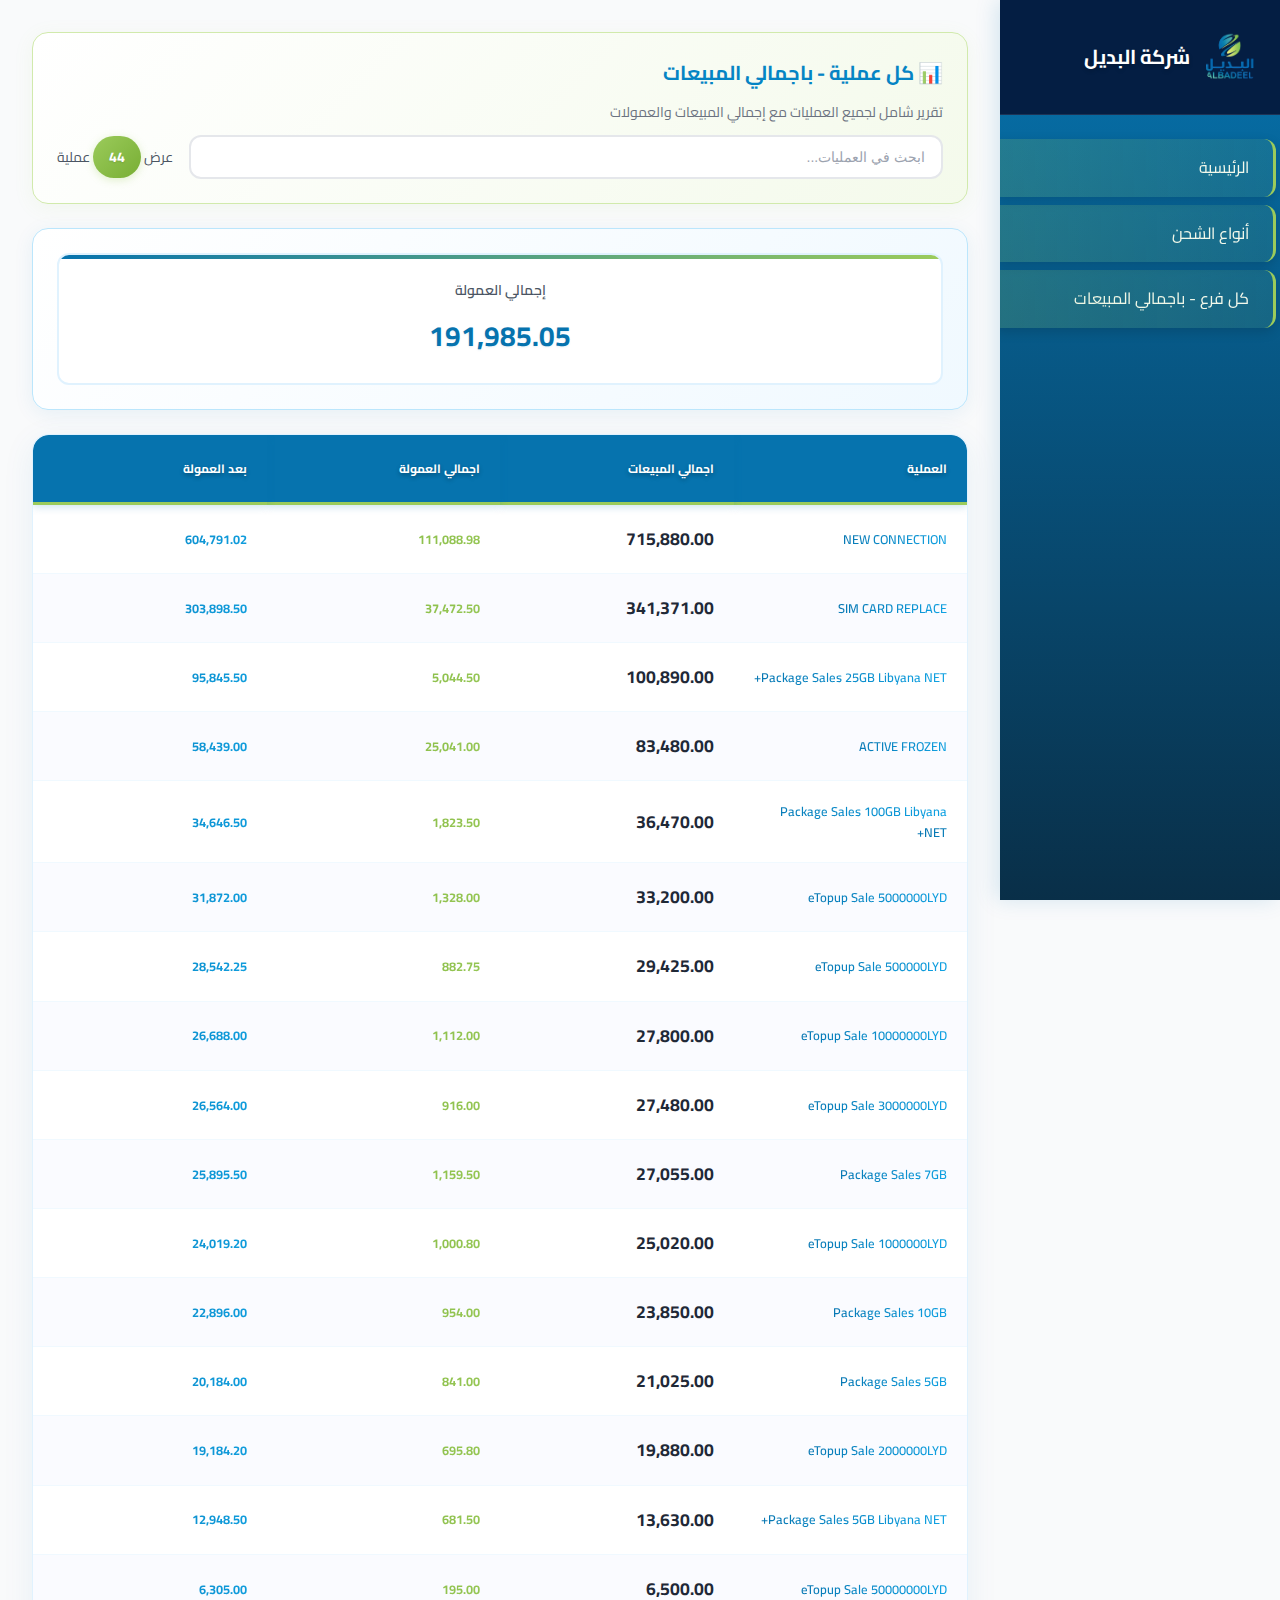
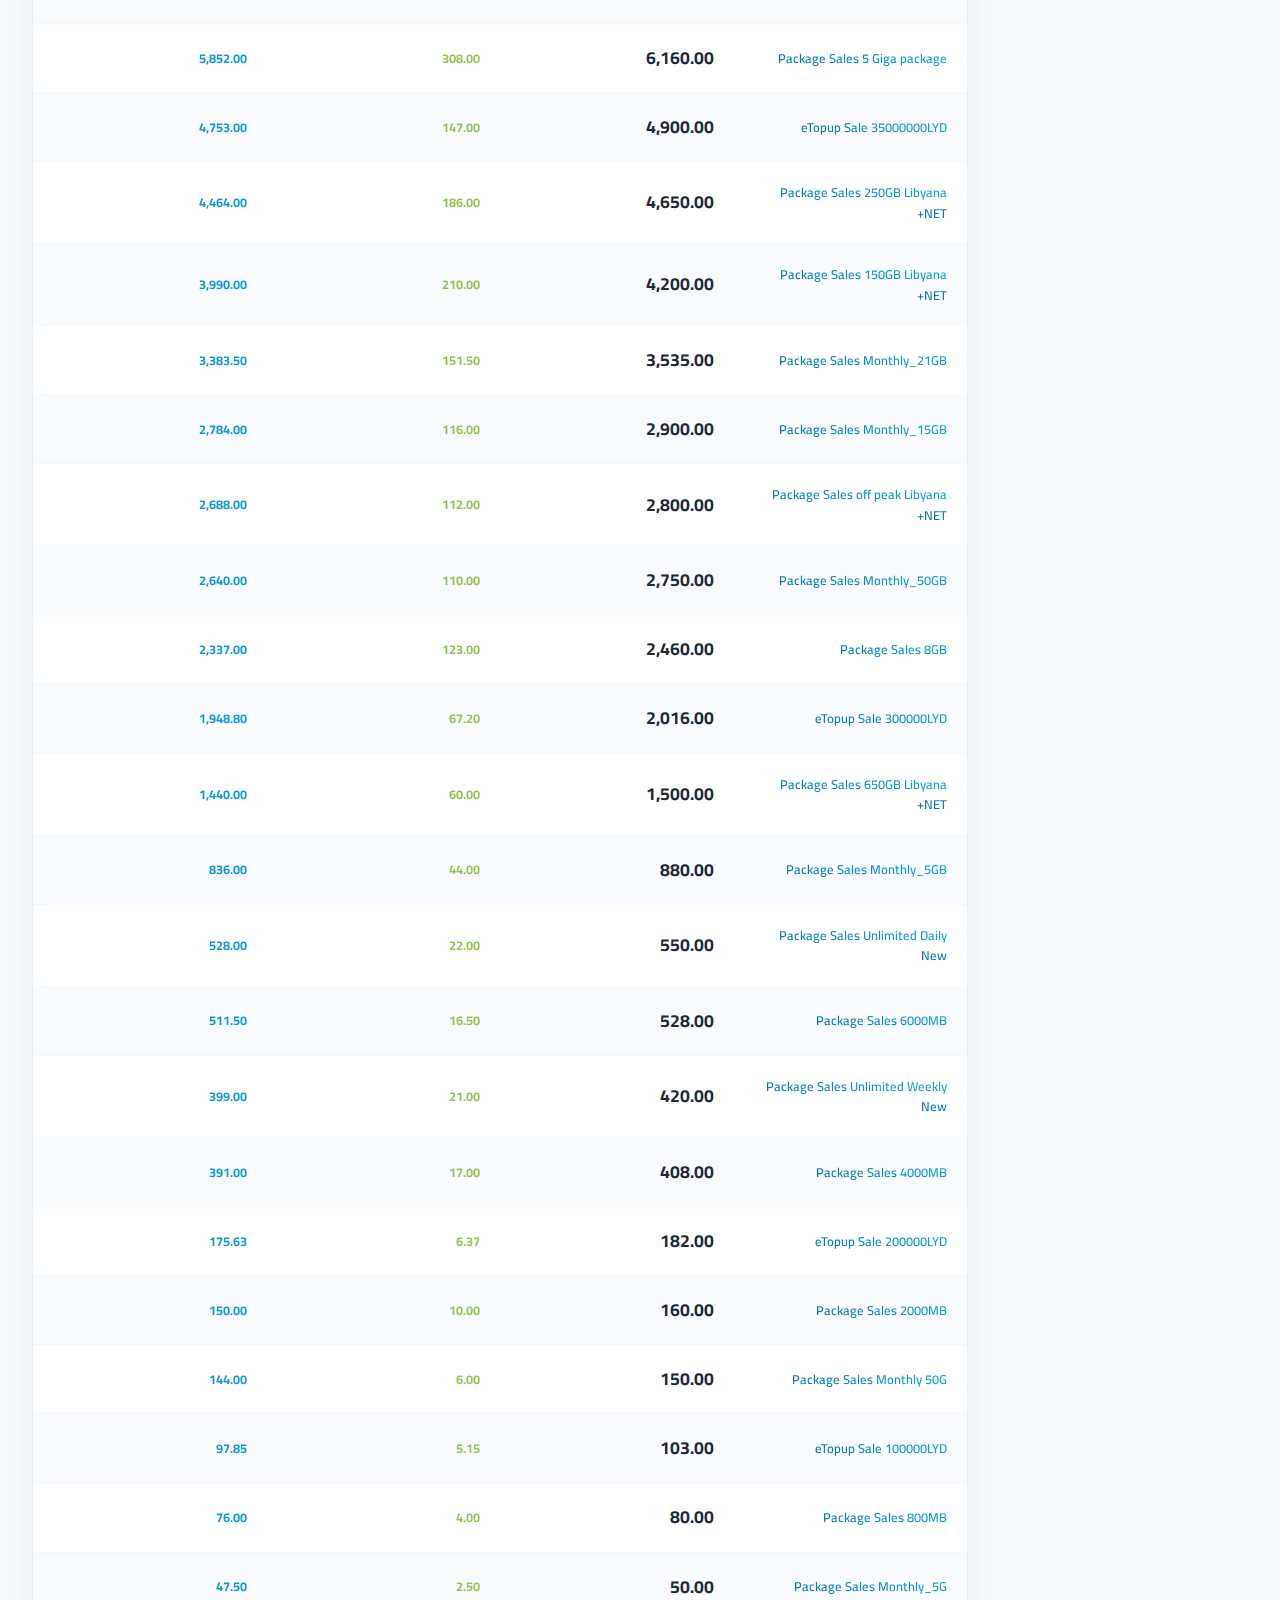
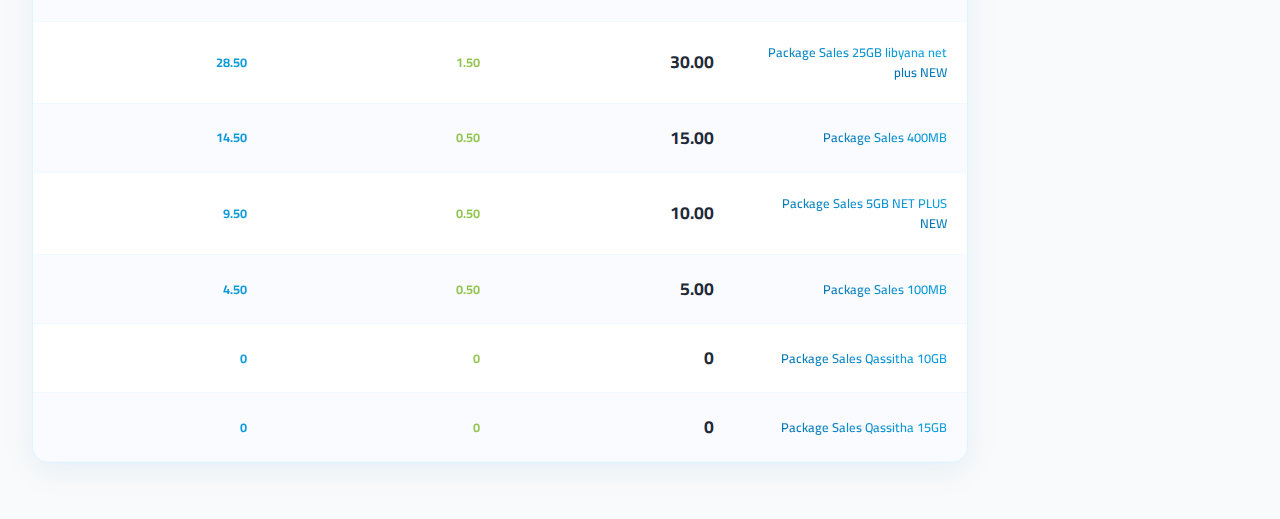
<file: كل_عملية_باجمالي_المبيعات.html>
<!doctype html>
<html lang="ar" dir="rtl">
<head>
  <meta charset="utf-8">
  <meta name="viewport" content="width=device-width,initial-scale=1">
  <title>كل عملية - باجمالي المبيعات</title>
  <link rel="stylesheet" href="css/modern-styles.css">
  <link rel="preconnect" href="https://fonts.googleapis.com">
  <link rel="preconnect" href="https://fonts.gstatic.com" crossorigin>
  <link href="https://fonts.googleapis.com/css2?family=Cairo:wght@400;600;700&display=swap" rel="stylesheet">
</head>
<body>
  <div class="app-layout">
    <!-- Mobile Header -->
    <header class="mobile-header">
      <div class="brand">
        <img class="logo" src="logo/logo.png" alt="logo" />
        <h1>كل عملية - باجمالي المبيعات</h1>
      </div>
      <button class="menu-toggle" aria-label="فتح القائمة">
        <span></span>
        <span></span>
        <span></span>
      </button>
    </header>

    <!-- Main Content -->
    <main class="main-content">
      <!-- Page Header -->
      <div class="search-section">
        <h2 class="text-xl font-bold text-primary mb-3">📊 كل عملية - باجمالي المبيعات</h2>
        <p class="text-sm text-muted mb-3">تقرير شامل لجميع العمليات مع إجمالي المبيعات والعمولات</p>
        <div class="search-row">
          <input id="filter" class="search-input" placeholder="ابحث في العمليات..." />
          <div class="text-sm text-gray">عرض <span id="count" class="count-badge">0</span> عملية</div>
        </div>
      </div>

      <!-- Totals Section -->
      <div class="totals-section" id="totals">
        <div class="totals-grid">
          <div class="total-item">
            <div class="total-label">إجمالي المبيعات</div>
            <div class="total-value" id="total_sales">0</div>
          </div>
          <div class="total-item">
            <div class="total-label">إجمالي العمولة</div>
            <div class="total-value" id="total_comm">0</div>
          </div>
          <div class="total-item">
            <div class="total-label">بعد العمولة</div>
            <div class="total-value" id="total_after">0</div>
          </div>
        </div>
      </div>

      <!-- Table Section -->
      <div class="table-container">
        <div class="table-wrapper">
          <table id="tbl" class="modern-table">
            <thead></thead>
            <tbody></tbody>
          </table>
        </div>
      </div>
    </main>
  </div>

  <script src="js/app.js"></script>
  <script src="js/modern-ui.js"></script>
  <script>
    (async function(){
      try {
        const data = await fetch('data/كل_عملية_باجمالي_المبيعات/كل_عملية_باجمالي_المبيعات.json').then(r=>r.json());
        
        const table = document.getElementById('tbl');
        const thead = table.querySelector('thead');
        const tbody = table.querySelector('tbody');

        thead.innerHTML = `
          <tr>
            <th>العملية</th>
            <th>اجمالي المبيعات</th>
            <th>اجمالي العمولة</th>
            <th>بعد العمولة</th>
          </tr>
        `;

        function render(q=''){
          tbody.innerHTML='';
          const Q = String(q||'').trim().toUpperCase();
          let sum_total_all = 0, sum_total_comm = 0, sum_total_after = 0, count=0;
          
          // filter by the transaction name key
          const rows = data.filter(r => String(getVal(r,['Recharge_type_LYD','Recharge type LYD','Recharge_type','Recharge type'])||'').toUpperCase().includes(Q));
          
          rows.forEach(row=>{
            const tr = document.createElement('tr');
            const name = getVal(row,['Recharge_type_LYD','Recharge type LYD','Recharge_type','Recharge type']) || '';
            const total = getVal(row,['total_all_sum','total_all','Total']) || 0;
            const comm = getVal(row,['total_comm_sum','total_comm','Total-Comm']) || 0;
            const after = getVal(row,['total_after_comm_sum','total_after_comm','Total-After-Comm']) || 0;
            
            tr.innerHTML = `
              <td><strong class="text-primary">${escapeHtml(name)}</strong></td>
              <td class="font-bold text-lg">${formatTableNumber(total)}</td>
              <td class="font-bold text-accent">${formatTableNumber(comm)}</td>
              <td class="font-bold text-primary">${formatTableNumber(after)}</td>
            `;
            tbody.appendChild(tr);
            
            sum_total_all += parseNumber(total);
            sum_total_comm += parseNumber(comm);
            sum_total_after += parseNumber(after);
            count++;
          });
          
          document.getElementById('count').innerText = count;
          document.getElementById('total_sales').innerText = formatNumber(sum_total_all);
          document.getElementById('total_comm').innerText = formatNumber(sum_total_comm);
          document.getElementById('total_after').innerText = formatNumber(sum_total_after);
          
          // Add loading animation
          AnimationUtils.fadeIn(table, 300);
        }

        document.getElementById('filter').addEventListener('input', e=> {
          render(e.target.value);
        });
        
        // Initial render
        render('');
        
      } catch (error) {
        console.error('خطأ في تحميل البيانات:', error);
        document.querySelector('.main-content').innerHTML += `
          <div class="search-section text-center">
            <h3 class="text-error">⚠️ خطأ في تحميل البيانات</h3>
            <p class="text-muted">يرجى التأكد من وجود ملف كل_عملية_باجمالي_المبيعات.json</p>
          </div>
        `;
      }
    })();
  </script>
</body>
</html>
</file>
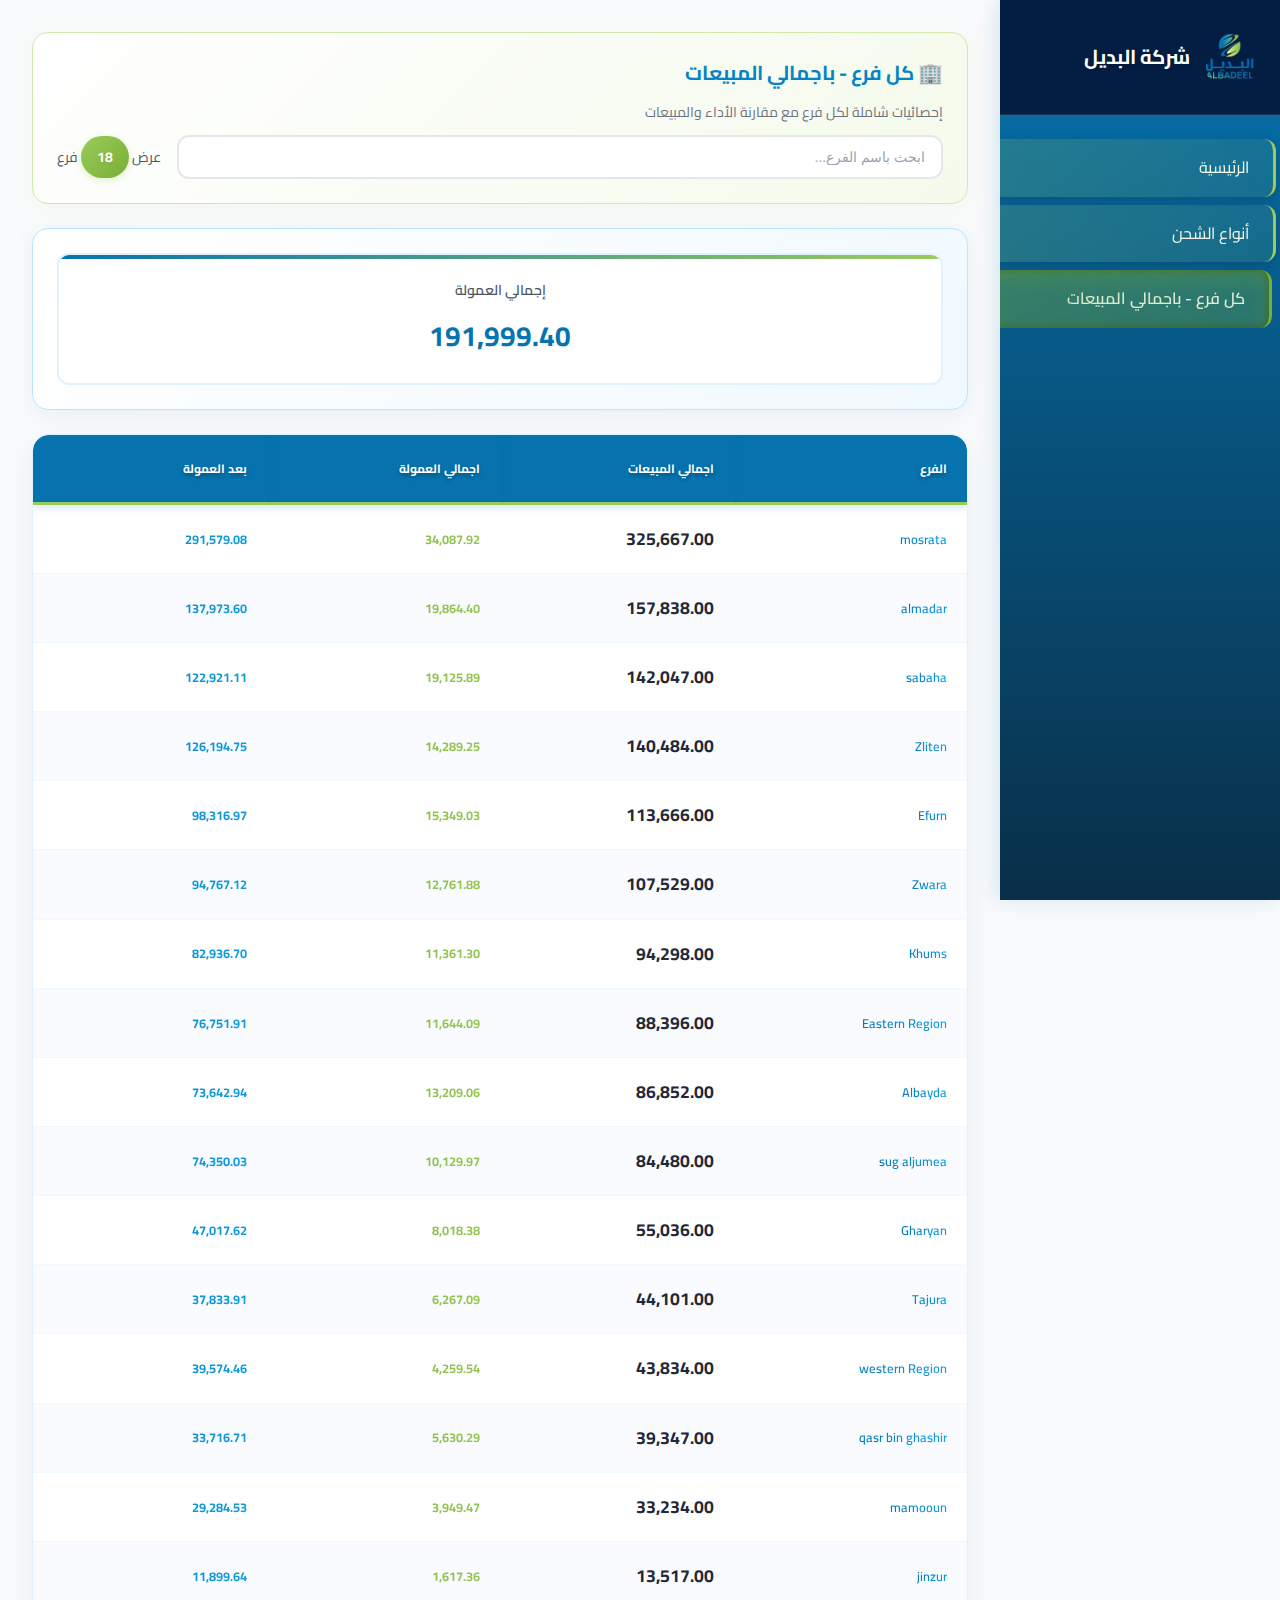
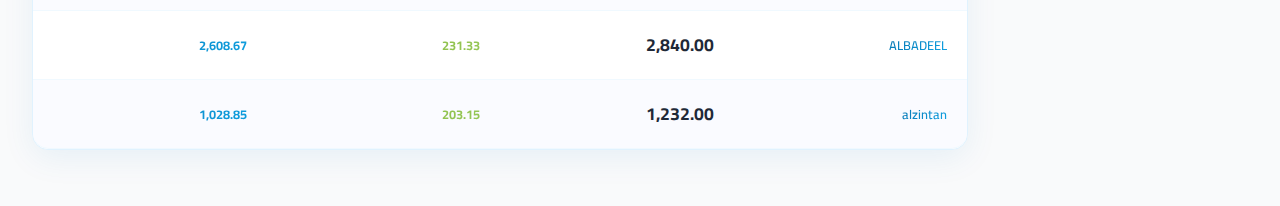
<file: كل_فرع_باجمالي_المبيعات.html>
<!doctype html>
<html lang="ar" dir="rtl">
<head>
  <meta charset="utf-8">
  <meta name="viewport" content="width=device-width,initial-scale=1">
  <title>كل فرع - باجمالي المبيعات</title>
  <link rel="stylesheet" href="css/modern-styles.css">
  <link rel="preconnect" href="https://fonts.googleapis.com">
  <link rel="preconnect" href="https://fonts.gstatic.com" crossorigin>
  <link href="https://fonts.googleapis.com/css2?family=Cairo:wght@400;600;700&display=swap" rel="stylesheet">
</head>
<body>
  <div class="app-layout">
    <!-- Mobile Header -->
    <header class="mobile-header">
      <div class="brand">
        <img class="logo" src="logo/logo.png" alt="logo" />
        <h1>كل فرع - باجمالي المبيعات</h1>
      </div>
      <button class="menu-toggle" aria-label="فتح القائمة">
        <span></span>
        <span></span>
        <span></span>
      </button>
    </header>

    <!-- Main Content -->
    <main class="main-content">
      <!-- Page Header -->
      <div class="search-section">
        <h2 class="text-xl font-bold text-primary mb-3">🏢 كل فرع - باجمالي المبيعات</h2>
        <p class="text-sm text-muted mb-3">إحصائيات شاملة لكل فرع مع مقارنة الأداء والمبيعات</p>
        <div class="search-row">
          <input id="filter" class="search-input" placeholder="ابحث باسم الفرع..." />
          <div class="text-sm text-gray">عرض <span id="count" class="count-badge">0</span> فرع</div>
        </div>
      </div>

      <!-- Totals Section -->
      <div class="totals-section" id="totals">
        <div class="totals-grid">
          <div class="total-item">
            <div class="total-label">إجمالي المبيعات</div>
            <div class="total-value" id="total_sales">0</div>
          </div>
          <div class="total-item">
            <div class="total-label">إجمالي العمولة</div>
            <div class="total-value" id="total_comm">0</div>
          </div>
          <div class="total-item">
            <div class="total-label">بعد العمولة</div>
            <div class="total-value" id="total_after">0</div>
          </div>
        </div>
      </div>

      <!-- Table Section -->
      <div class="table-container">
        <div class="table-wrapper">
          <table id="tbl" class="modern-table">
            <thead></thead>
            <tbody></tbody>
          </table>
        </div>
      </div>
    </main>
  </div>

  <script src="js/app.js"></script>
  <script src="js/modern-ui.js"></script>
  <script>
    (async function(){
      try {
        const data = await fetch('data/كل_فرع_باجمالي_المبيعات/كل_فرع_باجمالي_المبيعات.json').then(r=>r.json());
        
        const table = document.getElementById('tbl');
        const thead = table.querySelector('thead');
        const tbody = table.querySelector('tbody');
        
        thead.innerHTML = `
          <tr>
            <th>الفرع</th>
            <th>اجمالي المبيعات</th>
            <th>اجمالي العمولة</th>
            <th>بعد العمولة</th>
          </tr>
        `;

        function render(q=''){
          tbody.innerHTML='';
          const Q = String(q||'').trim().toUpperCase();
          let sum_total_all = 0, sum_total_comm = 0, sum_total_after = 0, count=0;
          
          const rows = data.filter(r => String(getVal(r,['SUB_DEALER','SUB-DEALER','sub_dealer','SUB_DEALER'])||'').toUpperCase().includes(Q));
          
          rows.forEach(row=>{
            const tr = document.createElement('tr');
            const name = getVal(row,['SUB_DEALER','SUB-DEALER','sub_dealer'])||'';
            const total = getVal(row,['total_all_sum','total_all'])||0;
            const comm = getVal(row,['total_comm_sum','total_comm'])||0;
            const after = getVal(row,['total_after_comm_sum','total_after_comm'])||0;
            
            tr.innerHTML = `
              <td><strong class="text-primary">${escapeHtml(name)}</strong></td>
              <td class="font-bold text-lg">${formatTableNumber(total)}</td>
              <td class="font-bold text-accent">${formatTableNumber(comm)}</td>
              <td class="font-bold text-primary">${formatTableNumber(after)}</td>
            `;
            tbody.appendChild(tr);
            
            sum_total_all += parseNumber(total);
            sum_total_comm += parseNumber(comm);
            sum_total_after += parseNumber(after);
            count++;
          });
          
          document.getElementById('count').innerText = count;
          document.getElementById('total_sales').innerText = formatNumber(sum_total_all);
          document.getElementById('total_comm').innerText = formatNumber(sum_total_comm);
          document.getElementById('total_after').innerText = formatNumber(sum_total_after);
          
          // Add loading animation
          AnimationUtils.fadeIn(table, 300);
        }

        document.getElementById('filter').addEventListener('input', e=> {
          render(e.target.value);
        });
        
        // Initial render
        render('');
        
      } catch (error) {
        console.error('خطأ في تحميل البيانات:', error);
        document.querySelector('.main-content').innerHTML += `
          <div class="search-section text-center">
            <h3 class="text-error">⚠️ خطأ في تحميل البيانات</h3>
            <p class="text-muted">يرجى التأكد من وجود ملف كل_فرع_باجمالي_المبيعات.json</p>
          </div>
        `;
      }
    })();
  </script>
</body>
</html>
</file>
<file: css/modern-styles.css>
/* Modern Dashboard Styles with Custom Color Palette */
:root {
  /* Primary Colors - Allports */
  --primary-50: #f0f9ff;
  --primary-100: #e0f2fe;
  --primary-200: #bbe6fc;
  --primary-300: #7fd2fa;
  --primary-400: #3bbdf5;
  --primary-500: #11a5e6;
  --primary-600: #0584c4;
  --primary-700: #0673ae;
  --primary-800: #095883;
  --primary-900: #0e4a6c;
  --primary-950: #092f48;

  /* Accent Colors - Atlantis */
  --accent-50: #f4faeb;
  --accent-100: #e7f4d3;
  --accent-200: #d1eaac;
  --accent-300: #b3da7c;
  --accent-400: #9bcb5b;
  --accent-500: #78ae34;
  --accent-600: #5c8a26;
  --accent-700: #466a21;
  --accent-800: #3a551f;
  --accent-900: #33481f;
  --accent-950: #19270c;

  /* Neutral Colors */
  --gray-50: #f9fafb;
  --gray-100: #f3f4f6;
  --gray-200: #e5e7eb;
  --gray-300: #d1d5db;
  --gray-400: #9ca3af;
  --gray-500: #6b7280;
  --gray-600: #4b5563;
  --gray-700: #374151;
  --gray-800: #1f2937;
  --gray-900: #111827;

  /* Semantic Colors */
  --success: var(--accent-500);
  --warning: #f59e0b;
  --error: #ef4444;
  --info: var(--primary-500);

  /* Layout */
  --sidebar-width: 280px;
  --header-height: 70px;
  --border-radius: 12px;
  --border-radius-lg: 16px;
  --shadow-sm: 0 1px 2px 0 rgb(0 0 0 / 0.05);
  --shadow: 0 1px 3px 0 rgb(0 0 0 / 0.1), 0 1px 2px -1px rgb(0 0 0 / 0.1);
  --shadow-md: 0 4px 6px -1px rgb(0 0 0 / 0.1), 0 2px 4px -2px rgb(0 0 0 / 0.1);
  --shadow-lg: 0 10px 15px -3px rgb(0 0 0 / 0.1), 0 4px 6px -4px rgb(0 0 0 / 0.1);
  --shadow-xl: 0 20px 25px -5px rgb(0 0 0 / 0.1), 0 8px 10px -6px rgb(0 0 0 / 0.1);
}

* {
  box-sizing: border-box;
  margin: 0;
  padding: 0;
}

body {
  font-family: 'Cairo', 'Segoe UI', Tahoma, Arial, sans-serif;
  background: var(--gray-50);
  color: var(--gray-800);
  line-height: 1.6;
  transition: all 0.3s ease;
}

/* App Layout */
.app-layout {
  display: flex;
  min-height: 100vh;
}

/* Enhanced Sidebar Styles */
.sidebar {
  width: var(--sidebar-width);
  background: linear-gradient(180deg, #0673ae, #092f48);
  color: white;
  position: fixed;
  top: 0;
  right: 0;
  height: 100vh;
  transform: translateX(100%);
  transition: all 0.4s cubic-bezier(0.4, 0, 0.2, 1);
  z-index: 1000;
  overflow-y: auto;
  order: 2;
  box-shadow: -4px 0 20px rgba(6, 115, 174, 0.15);
  backdrop-filter: blur(10px);
}

.sidebar.open {
  transform: translateX(0);
}

.sidebar-header {
  padding: 2rem 1.5rem;
  border-bottom: 1px solid rgba(255, 255, 255, 0.1);
  display: flex;
  align-items: center;
  gap: 1rem;
  background:#041e43;
  backdrop-filter: blur(10px);
}

.sidebar-logo {
  width: 50px;
  height: 50px;
  border-radius: var(--border-radius);
  object-fit: contain;
}

.sidebar-title {
  font-size: 1.25rem;
  font-weight: 700;
  color: white;
  text-shadow: 0 2px 4px rgba(0, 0, 0, 0.2);
}

.sidebar-nav {
  padding: 1rem 0;
}

.sidebar-nav a {
  display: flex;
  align-items: center;
  padding: 1rem 1.5rem;
  color: white;
  text-decoration: none;
  transition: all 0.3s cubic-bezier(0.4, 0, 0.2, 1);
  border-right: 3px solid #9bcb5b;
  margin: 0.5rem 0;
  border-radius: 0 12px 12px 0;
  position: relative;
  overflow: hidden;
  transform: translateX(-4px);
  box-shadow: 0 4px 12px rgba(0, 0, 0, 0.15);
}

.sidebar-nav a::before {
  content: '';
  position: absolute;
  top: 0;
  right: 0;
  width: 100%;
  height: 100%;
  background: linear-gradient(90deg, rgba(155, 203, 91, 0.2), rgba(155, 203, 91, 0.1));
}

.sidebar-nav a:hover {
  transform: translateX(-6px);
  box-shadow: 0 6px 16px rgba(0, 0, 0, 0.2);
}

.sidebar-nav a.active {
  border-right-color: #78ae34;
  background: rgba(120, 174, 52, 0.15);
  transform: translateX(-8px);
  box-shadow: 0 8px 20px rgba(120, 174, 52, 0.3) inset, 0px 0px 8px #22460f inset;
  font-weight: 600;
}

.sidebar-nav a.active::before {
  background: linear-gradient(90deg, rgba(120, 174, 52, 0.3), rgba(120, 174, 52, 0.2));
}

/* Mobile Header */
.mobile-header {
  display: flex;
  align-items: center;
  justify-content: space-between;
  padding: 1rem 1.5rem;
  background: white;
  box-shadow: var(--shadow);
  position: sticky;
  top: 0;
  z-index: 100;
}

.mobile-header .brand {
  display: flex;
  align-items: center;
  gap: 0.75rem;
}

.mobile-header .logo {
  width: 40px;
  height: 40px;
  border-radius: var(--border-radius);
  object-fit: contain;
}

.mobile-header h1 {
  font-size: 1.125rem;
  color: var(--primary-800);
  font-weight: 700;
}

.menu-toggle {
  background: var(--primary-600);
  color: white;
  border: none;
  padding: 0.75rem;
  border-radius: var(--border-radius);
  cursor: pointer;
  transition: all 0.2s ease;
  display: flex;
  align-items: center;
  justify-content: center;
}

.menu-toggle:hover {
  background: var(--primary-700);
  transform: scale(1.05);
}

.menu-toggle span {
  display: block;
  width: 20px;
  height: 2px;
  background: currentColor;
  margin: 3px 0;
  transition: 0.3s;
}

/* Overlay */
.sidebar-overlay {
  position: fixed;
  top: 0;
  left: 0;
  width: 100%;
  height: 100%;
  background: rgba(0, 0, 0, 0.5);
  opacity: 0;
  visibility: hidden;
  transition: all 0.3s ease;
  z-index: 999;
}

.sidebar-overlay.active {
  opacity: 1;
  visibility: visible;
}

/* Main Content */
.main-content {
  flex: 1;
  padding: 1.5rem;
  margin-left: 0;
  order: 1;
}

/* Stats Cards */
.stats-grid {
  display: grid;
  grid-template-columns: repeat(auto-fit, minmax(250px, 1fr));
  gap: 1.5rem;
  margin-bottom: 2rem;
}

.stat-card {
  background: white;
  padding: 1.5rem;
  border-radius: var(--border-radius-lg);
  box-shadow: var(--shadow);
  border: 1px solid var(--gray-200);
  transition: all 0.3s ease;
}

.stat-card:hover {
  transform: translateY(-2px);
  box-shadow: var(--shadow-lg);
}

.stat-card-header {
  display: flex;
  align-items: center;
  justify-content: space-between;
  margin-bottom: 1rem;
}

.stat-card-title {
  font-size: 0.875rem;
  color: var(--gray-600);
  font-weight: 600;
}

.stat-card-icon {
  width: 40px;
  height: 40px;
  border-radius: var(--border-radius);
  display: flex;
  align-items: center;
  justify-content: center;
  font-size: 1.25rem;
}

.stat-card-icon.primary {
  background: var(--primary-100);
  color: var(--primary-600);
}

.stat-card-icon.accent {
  background: var(--accent-100);
  color: var(--accent-600);
}

.stat-card-value {
  font-size: 2rem;
  font-weight: 700;
  color: var(--gray-900);
  margin-bottom: 0.25rem;
}

.stat-card-change {
  font-size: 0.875rem;
  display: flex;
  align-items: center;
  gap: 0.25rem;
}

.stat-card-change.positive {
  color: var(--success);
}

.stat-card-change.negative {
  color: var(--error);
}

/* Enhanced Search and Filters */
.search-section {
  background: linear-gradient(135deg, white, #f4faeb);
  padding: 1.5rem;
  border-radius: var(--border-radius-lg);
  box-shadow: 0 4px 20px rgba(155, 203, 91, 0.08);
  margin-bottom: 1.5rem;
  border: 1px solid #d1eaac;
}

.search-row {
  display: flex;
  gap: 1rem;
  align-items: center;
  flex-wrap: wrap;
}

.search-input {
  flex: 1;
  min-width: 250px;
  padding: 0.75rem 1rem;
  border: 2px solid var(--gray-200);
  border-radius: var(--border-radius);
  font-size: 0.875rem;
  transition: all 0.2s ease;
  background: white;
}

.search-input:focus {
  outline: none;
  border-color: var(--primary-400);
  box-shadow: 0 0 0 3px var(--primary-100);
}

.search-input::placeholder {
  color: var(--gray-400);
}

.filter-select {
  padding: 0.75rem 1rem;
  border: 2px solid var(--gray-200);
  border-radius: var(--border-radius);
  background: white;
  font-size: 0.875rem;
  min-width: 150px;
  transition: all 0.2s ease;
}

.filter-select:focus {
  outline: none;
  border-color: var(--primary-400);
  box-shadow: 0 0 0 3px var(--primary-100);
}

.count-badge {
  background: linear-gradient(135deg, #9bcb5b, #78ae34);
  color: white;
  padding: 0.5rem 1rem;
  border-radius: 9999px;
  font-size: 0.875rem;
  font-weight: 700;
  box-shadow: 0 2px 8px rgba(155, 203, 91, 0.3);
  text-shadow: 0 1px 2px rgba(0, 0, 0, 0.1);
}

/* React-Style Table Design */
.table-container {
  background: white;
  border-radius: 16px;
  box-shadow: 0 8px 32px rgba(6, 115, 174, 0.08);
  overflow: hidden;
  border: 1px solid #e0f2fe;
  margin: 1.5rem auto;
  width: 100%;
  max-width: none;
}

.table-wrapper {
  overflow-x: auto;
  scrollbar-width: thin;
  scrollbar-color: #0673ae #f0f9ff;
}

.table-wrapper::-webkit-scrollbar {
  height: 8px;
}

.table-wrapper::-webkit-scrollbar-track {
  background: #f0f9ff;
}

.table-wrapper::-webkit-scrollbar-thumb {
  background: #0673ae;
  border-radius: 4px;
}

.modern-table {
  width: 100% ;
  border-collapse: separate;
  border-spacing: 0;
  font-size: 0.8rem;
  font-family: 'Cairo', sans-serif;
  table-layout: fixed;
  display: inline-table !important;
}

.modern-table th {
  background: #0673ae;
  color: white;
  padding: 1.5rem 1.25rem;
  text-align: right;
  font-weight: 700;
  font-size: 0.75rem;
  letter-spacing: 0.3px;
  position: sticky;
  top: 0;
  z-index: 10;
  border-bottom: 3px solid #9bcb5b;
  text-shadow: 0 2px 4px rgba(0, 0, 0, 0.3);
  box-shadow: 0 2px 8px rgba(6, 115, 174, 0.2);
  width: auto;
}

.modern-table th:first-child {
  border-top-right-radius: 16px;
}

.modern-table th:last-child {
  border-top-left-radius: 16px;
}

.modern-table td {
  padding: 1.25rem;
  text-align: right;
  border-bottom: 1px solid #f0f9ff;
  font-size: 0.8rem;
  transition: all 0.3s cubic-bezier(0.4, 0, 0.2, 1);
  vertical-align: middle;
  position: relative;
  width: auto;
}

.modern-table tbody tr {
  transition: all 0.3s cubic-bezier(0.4, 0, 0.2, 1);
  background: white;
  border-radius: 8px;
}

.modern-table tbody tr:nth-child(even) {
  background: #fafbff;
}

.modern-table tbody tr:hover {
  background: linear-gradient(90deg, #f0f9ff 0%, #e0f2fe 100%);
  transform: translateY(-1px);
  box-shadow: 0 4px 20px rgba(6, 115, 174, 0.1);
}

.modern-table tbody tr:hover td {
  border-color: #bbe6fc;
}

.modern-table tbody tr:last-child td:first-child {
  border-bottom-right-radius: 16px;
}

.modern-table tbody tr:last-child td:last-child {
  border-bottom-left-radius: 16px;
}

/* Enhanced Table Cell Styles */
.modern-table .text-primary {
  color: #0673ae;
  font-weight: 600;
  background: linear-gradient(135deg, #0673ae, #11a5e6);
  -webkit-background-clip: text;
  -webkit-text-fill-color: transparent;
  background-clip: text;
}

.modern-table .text-accent {
  color: #78ae34;
  font-weight: 600;
  background: linear-gradient(135deg, #78ae34, #9bcb5b);
  -webkit-background-clip: text;
  -webkit-text-fill-color: transparent;
  background-clip: text;
}

.modern-table .font-bold {
  font-weight: 700;
}

.modern-table .text-center {
  text-align: center;
}

.modern-table .text-lg {
  font-size: 1.1rem;
  font-weight: 700;
}

@media (max-width: 768px) {
  .table-container {
    margin: 1rem;
    width: calc(100% - 2rem);
    max-width: 100%;
  }
  
  .table-wrapper {
    overflow-x: auto;
    -webkit-overflow-scrolling: touch;
  }
  
  .modern-table {
    min-width: 600px;
  }
  
  .modern-table th,
  .modern-table td {
    padding: 1rem 1.5rem;
    font-size: 0.85rem;
    white-space: wrap;
    min-width: 250px;
  }
}

/* Action Buttons */
.btn {
  display: inline-flex;
  align-items: center;
  gap: 0.5rem;
  padding: 0.5rem 1rem;
  border: none;
  border-radius: var(--border-radius);
  font-size: 0.875rem;
  font-weight: 600;
  cursor: pointer;
  transition: all 0.2s ease;
  text-decoration: none;
}

.btn-primary {
  background: var(--primary-600);
  color: white;
}

.btn-primary:hover {
  background: var(--primary-700);
  transform: translateY(-1px);
  box-shadow: var(--shadow-md);
}

.btn-accent {
  background: var(--accent-500);
  color: white;
}

.btn-accent:hover {
  background: var(--accent-600);
  transform: translateY(-1px);
  box-shadow: var(--shadow-md);
}

.btn-outline {
  background: transparent;
  color: var(--primary-600);
  border: 2px solid var(--primary-600);
}

.btn-outline:hover {
  background: var(--primary-600);
  color: white;
}

.btn-sm {
  padding: 0.375rem 0.75rem;
  font-size: 0.75rem;
}

/* Cards for Home Page */
.cards-grid {
  display: grid;
  grid-template-columns: repeat(auto-fit, minmax(300px, 1fr));
  gap: 1.5rem;
  margin-top: 2rem;
}

.feature-card {
  background: white;
  padding: 2rem;
  border-radius: var(--border-radius-lg);
  box-shadow: var(--shadow);
  border: 1px solid var(--gray-200);
  text-decoration: none;
  color: inherit;
  transition: all 0.3s ease;
  position: relative;
  overflow: hidden;
}

.feature-card::before {
  content: '';
  position: absolute;
  top: 0;
  right: 0;
  width: 100%;
  height: 4px;
  background: linear-gradient(90deg, var(--primary-500), var(--accent-500));
}

.feature-card:hover {
  transform: translateY(-4px);
  box-shadow: var(--shadow-xl);
}

.feature-card h3 {
  font-size: 1.25rem;
  font-weight: 700;
  color: var(--primary-800);
  margin-bottom: 0.75rem;
}

.feature-card p {
  color: var(--gray-600);
  line-height: 1.6;
}

/* Hero Section */
.hero {
  background: linear-gradient(135deg, var(--primary-50), var(--accent-50));
  padding: 3rem 2rem;
  border-radius: var(--border-radius-lg);
  text-align: center;
  margin-bottom: 2rem;
  border: 1px solid var(--primary-200);
}

.hero h2 {
  font-size: 2.5rem;
  font-weight: 700;
  color: var(--primary-800);
  margin-bottom: 1rem;
}

.hero p {
  font-size: 1.125rem;
  color: var(--gray-600);
  max-width: 600px;
  margin: 0 auto;
}

/* Enhanced Totals Display */
.totals-section {
  background: linear-gradient(135deg, white, #f0f9ff);
  padding: 1.5rem;
  border-radius: var(--border-radius-lg);
  box-shadow: 0 4px 20px rgba(6, 115, 174, 0.08);
  margin-bottom: 1.5rem;
  border: 1px solid var(--primary-200);
}

.totals-grid {
  display: grid;
  grid-template-columns: repeat(auto-fit, minmax(200px, 1fr));
  gap: 1.5rem;
}

.total-item {
  text-align: center;
  padding: 1.5rem 1rem;
  border-radius: var(--border-radius);
  background: white;
  border: 2px solid #e0f2fe;
  transition: all 0.3s ease;
  position: relative;
  overflow: hidden;
}

.total-item::before {
  content: '';
  position: absolute;
  top: 0;
  right: 0;
  width: 100%;
  height: 4px;
  background: linear-gradient(90deg, #0673ae, #9bcb5b);
}

.total-item:hover {
  transform: translateY(-2px);
  box-shadow: 0 8px 25px rgba(6, 115, 174, 0.15);
  border-color: #0673ae;
}

.total-label {
  font-size: 0.875rem;
  color: var(--gray-600);
  margin-bottom: 0.75rem;
  font-weight: 600;
}

.total-value {
  font-size: 1.75rem;
  font-weight: 700;
  color: #0673ae;
  text-shadow: 0 1px 2px rgba(6, 115, 174, 0.1);
}

/* Responsive Design */
@media (min-width: 768px) {
  .sidebar {
    transform: translateX(0);
  }

  .mobile-header {
    display: none;
  }

  .main-content {
    margin-right: var(--sidebar-width);
    padding: 2rem;
  }
}

@media (max-width: 767px) {
  .app-layout {
    flex-direction: column;
  }

  .sidebar {
    order: 1;
  }

  .main-content {
    order: 2;
    padding: 1rem;
  }

  .search-row {
    flex-direction: column;
    align-items: stretch;
    gap: 1rem;
  }

  .search-input,
  .filter-select {
    min-width: auto;
  }

  .stats-grid {
    grid-template-columns: 1fr;
  }

  .cards-grid {
    grid-template-columns: 1fr;
  }

  .totals-grid {
    grid-template-columns: 1fr;
    gap: 1rem;
  }

  .hero h2 {
    font-size: 2rem;
  }

  .hero p {
    font-size: 1rem;
  }

  .modern-table {
    font-size: 0.8rem;
  }

  .modern-table th,
  .modern-table td {
    padding: 0.75rem 0.5rem;
  }

  .table-wrapper {
    -webkit-overflow-scrolling: touch;
  }
}

/* Loading Animation */
.loading {
  display: inline-block;
  width: 20px;
  height: 20px;
  border: 3px solid var(--gray-300);
  border-radius: 50%;
  border-top-color: var(--primary-600);
  animation: spin 1s ease-in-out infinite;
}

@keyframes spin {
  to { transform: rotate(360deg); }
}

/* Utility Classes */
.text-center { text-align: center; }
.text-right { text-align: right; }
.text-left { text-align: left; }
.font-bold { font-weight: 700; }
.text-sm { font-size: 0.875rem; }
.text-xs { font-size: 0.75rem; }
.text-lg { font-size: 1.125rem; }
.text-xl { font-size: 1.25rem; }
.text-2xl { font-size: 1.5rem; }
.text-primary { color: var(--primary-600); }
.text-accent { color: var(--accent-600); }
.text-gray { color: var(--gray-600); }
.text-muted { color: var(--gray-500); }
.mb-1 { margin-bottom: 0.25rem; }
.mb-2 { margin-bottom: 0.5rem; }
.mb-3 { margin-bottom: 0.75rem; }
.mb-4 { margin-bottom: 1rem; }
.mt-1 { margin-top: 0.25rem; }
.mt-2 { margin-top: 0.5rem; }
.mt-3 { margin-top: 0.75rem; }
.mt-4 { margin-top: 1rem; }
</file>
<file: web/css/modern-styles.css>
/* Modern Dashboard Styles with Custom Color Palette */
:root {
  /* Primary Colors - Allports */
  --primary-50: #f0f9ff;
  --primary-100: #e0f2fe;
  --primary-200: #bbe6fc;
  --primary-300: #7fd2fa;
  --primary-400: #3bbdf5;
  --primary-500: #11a5e6;
  --primary-600: #0584c4;
  --primary-700: #0673ae;
  --primary-800: #095883;
  --primary-900: #0e4a6c;
  --primary-950: #092f48;

  /* Accent Colors - Atlantis */
  --accent-50: #f4faeb;
  --accent-100: #e7f4d3;
  --accent-200: #d1eaac;
  --accent-300: #b3da7c;
  --accent-400: #9bcb5b;
  --accent-500: #78ae34;
  --accent-600: #5c8a26;
  --accent-700: #466a21;
  --accent-800: #3a551f;
  --accent-900: #33481f;
  --accent-950: #19270c;

  /* Neutral Colors */
  --gray-50: #f9fafb;
  --gray-100: #f3f4f6;
  --gray-200: #e5e7eb;
  --gray-300: #d1d5db;
  --gray-400: #9ca3af;
  --gray-500: #6b7280;
  --gray-600: #4b5563;
  --gray-700: #374151;
  --gray-800: #1f2937;
  --gray-900: #111827;

  /* Semantic Colors */
  --success: var(--accent-500);
  --warning: #f59e0b;
  --error: #ef4444;
  --info: var(--primary-500);

  /* Layout */
  --sidebar-width: 280px;
  --header-height: 70px;
  --border-radius: 12px;
  --border-radius-lg: 16px;
  --shadow-sm: 0 1px 2px 0 rgb(0 0 0 / 0.05);
  --shadow: 0 1px 3px 0 rgb(0 0 0 / 0.1), 0 1px 2px -1px rgb(0 0 0 / 0.1);
  --shadow-md: 0 4px 6px -1px rgb(0 0 0 / 0.1), 0 2px 4px -2px rgb(0 0 0 / 0.1);
  --shadow-lg: 0 10px 15px -3px rgb(0 0 0 / 0.1), 0 4px 6px -4px rgb(0 0 0 / 0.1);
  --shadow-xl: 0 20px 25px -5px rgb(0 0 0 / 0.1), 0 8px 10px -6px rgb(0 0 0 / 0.1);
}

* {
  box-sizing: border-box;
  margin: 0;
  padding: 0;
}

body {
  font-family: 'Cairo', 'Segoe UI', Tahoma, Arial, sans-serif;
  background: var(--gray-50);
  color: var(--gray-800);
  line-height: 1.6;
  transition: all 0.3s ease;
}

/* App Layout */
.app-layout {
  display: flex;
  min-height: 100vh;
}

/* Enhanced Sidebar Styles */
.sidebar {
  width: var(--sidebar-width);
  background: linear-gradient(180deg, #0673ae, #092f48);
  color: white;
  position: fixed;
  top: 0;
  right: 0;
  height: 100vh;
  transform: translateX(100%);
  transition: all 0.4s cubic-bezier(0.4, 0, 0.2, 1);
  z-index: 1000;
  overflow-y: auto;
  order: 2;
  box-shadow: -4px 0 20px rgba(6, 115, 174, 0.15);
  backdrop-filter: blur(10px);
}

.sidebar.open {
  transform: translateX(0);
}

.sidebar-header {
  padding: 2rem 1.5rem;
  border-bottom: 1px solid rgba(255, 255, 255, 0.1);
  display: flex;
  align-items: center;
  gap: 1rem;
  background:#041e43;
  backdrop-filter: blur(10px);
}

.sidebar-logo {
  width: 50px;
  height: 50px;
  border-radius: var(--border-radius);
  object-fit: contain;
}

.sidebar-title {
  font-size: 1.25rem;
  font-weight: 700;
  color: white;
  text-shadow: 0 2px 4px rgba(0, 0, 0, 0.2);
}

.sidebar-nav {
  padding: 1rem 0;
}

.sidebar-nav a {
  display: flex;
  align-items: center;
  padding: 1rem 1.5rem;
  color: rgba(255, 255, 255, 0.8);
  text-decoration: none;
  transition: all 0.3s cubic-bezier(0.4, 0, 0.2, 1);
  border-right: 3px solid transparent;
  margin: 0.25rem 0;
  border-radius: 0 12px 12px 0;
  position: relative;
  overflow: hidden;
}

.sidebar-nav a::before {
  content: '';
  position: absolute;
  top: 0;
  right: 0;
  width: 0;
  height: 100%;
  background: linear-gradient(90deg, rgba(155, 203, 91, 0.2), rgba(155, 203, 91, 0.1));
  transition: width 0.3s ease;
}

.sidebar-nav a:hover::before,
.sidebar-nav a.active::before {
  width: 100%;
}

.sidebar-nav a:hover,
.sidebar-nav a.active {
  color: white;
  border-right-color: #9bcb5b;
  transform: translateX(-4px);
  box-shadow: 0 4px 12px rgba(0, 0, 0, 0.15);
}

/* Mobile Header */
.mobile-header {
  display: flex;
  align-items: center;
  justify-content: space-between;
  padding: 1rem 1.5rem;
  background: white;
  box-shadow: var(--shadow);
  position: sticky;
  top: 0;
  z-index: 100;
}

.mobile-header .brand {
  display: flex;
  align-items: center;
  gap: 0.75rem;
}

.mobile-header .logo {
  width: 40px;
  height: 40px;
  border-radius: var(--border-radius);
  object-fit: contain;
}

.mobile-header h1 {
  font-size: 1.125rem;
  color: var(--primary-800);
  font-weight: 700;
}

.menu-toggle {
  background: var(--primary-600);
  color: white;
  border: none;
  padding: 0.75rem;
  border-radius: var(--border-radius);
  cursor: pointer;
  transition: all 0.2s ease;
  display: flex;
  align-items: center;
  justify-content: center;
}

.menu-toggle:hover {
  background: var(--primary-700);
  transform: scale(1.05);
}

.menu-toggle span {
  display: block;
  width: 20px;
  height: 2px;
  background: currentColor;
  margin: 3px 0;
  transition: 0.3s;
}

/* Overlay */
.sidebar-overlay {
  position: fixed;
  top: 0;
  left: 0;
  width: 100%;
  height: 100%;
  background: rgba(0, 0, 0, 0.5);
  opacity: 0;
  visibility: hidden;
  transition: all 0.3s ease;
  z-index: 999;
}

.sidebar-overlay.active {
  opacity: 1;
  visibility: visible;
}

/* Main Content */
.main-content {
  flex: 1;
  padding: 1.5rem;
  margin-left: 0;
  order: 1;
}

/* Stats Cards */
.stats-grid {
  display: grid;
  grid-template-columns: repeat(auto-fit, minmax(250px, 1fr));
  gap: 1.5rem;
  margin-bottom: 2rem;
}

.stat-card {
  background: white;
  padding: 1.5rem;
  border-radius: var(--border-radius-lg);
  box-shadow: var(--shadow);
  border: 1px solid var(--gray-200);
  transition: all 0.3s ease;
}

.stat-card:hover {
  transform: translateY(-2px);
  box-shadow: var(--shadow-lg);
}

.stat-card-header {
  display: flex;
  align-items: center;
  justify-content: space-between;
  margin-bottom: 1rem;
}

.stat-card-title {
  font-size: 0.875rem;
  color: var(--gray-600);
  font-weight: 600;
}

.stat-card-icon {
  width: 40px;
  height: 40px;
  border-radius: var(--border-radius);
  display: flex;
  align-items: center;
  justify-content: center;
  font-size: 1.25rem;
}

.stat-card-icon.primary {
  background: var(--primary-100);
  color: var(--primary-600);
}

.stat-card-icon.accent {
  background: var(--accent-100);
  color: var(--accent-600);
}

.stat-card-value {
  font-size: 2rem;
  font-weight: 700;
  color: var(--gray-900);
  margin-bottom: 0.25rem;
}

.stat-card-change {
  font-size: 0.875rem;
  display: flex;
  align-items: center;
  gap: 0.25rem;
}

.stat-card-change.positive {
  color: var(--success);
}

.stat-card-change.negative {
  color: var(--error);
}

/* Enhanced Search and Filters */
.search-section {
  background: linear-gradient(135deg, white, #f4faeb);
  padding: 1.5rem;
  border-radius: var(--border-radius-lg);
  box-shadow: 0 4px 20px rgba(155, 203, 91, 0.08);
  margin-bottom: 1.5rem;
  border: 1px solid #d1eaac;
}

.search-row {
  display: flex;
  gap: 1rem;
  align-items: center;
  flex-wrap: wrap;
}

.search-input {
  flex: 1;
  min-width: 250px;
  padding: 0.75rem 1rem;
  border: 2px solid var(--gray-200);
  border-radius: var(--border-radius);
  font-size: 0.875rem;
  transition: all 0.2s ease;
  background: white;
}

.search-input:focus {
  outline: none;
  border-color: var(--primary-400);
  box-shadow: 0 0 0 3px var(--primary-100);
}

.search-input::placeholder {
  color: var(--gray-400);
}

.filter-select {
  padding: 0.75rem 1rem;
  border: 2px solid var(--gray-200);
  border-radius: var(--border-radius);
  background: white;
  font-size: 0.875rem;
  min-width: 150px;
  transition: all 0.2s ease;
}

.filter-select:focus {
  outline: none;
  border-color: var(--primary-400);
  box-shadow: 0 0 0 3px var(--primary-100);
}

.count-badge {
  background: linear-gradient(135deg, #9bcb5b, #78ae34);
  color: white;
  padding: 0.5rem 1rem;
  border-radius: 9999px;
  font-size: 0.875rem;
  font-weight: 700;
  box-shadow: 0 2px 8px rgba(155, 203, 91, 0.3);
  text-shadow: 0 1px 2px rgba(0, 0, 0, 0.1);
}

/* React-Style Table Design */
.table-container {
  background: white;
  border-radius: 16px;
  box-shadow: 0 8px 32px rgba(6, 115, 174, 0.08);
  overflow: hidden;
  border: 1px solid #e0f2fe;
  margin: 1.5rem auto;
  width: 100%;
  max-width: none;
}

.table-wrapper {
  overflow-x: auto;
  scrollbar-width: thin;
  scrollbar-color: #0673ae #f0f9ff;
}

.table-wrapper::-webkit-scrollbar {
  height: 8px;
}

.table-wrapper::-webkit-scrollbar-track {
  background: #f0f9ff;
}

.table-wrapper::-webkit-scrollbar-thumb {
  background: #0673ae;
  border-radius: 4px;
}

.modern-table {
  width: 100% ;
  border-collapse: separate;
  border-spacing: 0;
  font-size: 0.8rem;
  font-family: 'Cairo', sans-serif;
  table-layout: fixed;
  display: inline-table !important;
}

.modern-table th {
  background: #0673ae;
  color: white;
  padding: 1.5rem 1.25rem;
  text-align: right;
  font-weight: 700;
  font-size: 0.75rem;
  letter-spacing: 0.3px;
  position: sticky;
  top: 0;
  z-index: 10;
  border-bottom: 3px solid #9bcb5b;
  text-shadow: 0 2px 4px rgba(0, 0, 0, 0.3);
  box-shadow: 0 2px 8px rgba(6, 115, 174, 0.2);
  width: auto;
}

.modern-table th:first-child {
  border-top-right-radius: 16px;
}

.modern-table th:last-child {
  border-top-left-radius: 16px;
}

.modern-table td {
  padding: 1.25rem;
  text-align: right;
  border-bottom: 1px solid #f0f9ff;
  font-size: 0.8rem;
  transition: all 0.3s cubic-bezier(0.4, 0, 0.2, 1);
  vertical-align: middle;
  position: relative;
  width: auto;
}

.modern-table tbody tr {
  transition: all 0.3s cubic-bezier(0.4, 0, 0.2, 1);
  background: white;
  border-radius: 8px;
}

.modern-table tbody tr:nth-child(even) {
  background: #fafbff;
}

.modern-table tbody tr:hover {
  background: linear-gradient(90deg, #f0f9ff 0%, #e0f2fe 100%);
  transform: translateY(-1px);
  box-shadow: 0 4px 20px rgba(6, 115, 174, 0.1);
}

.modern-table tbody tr:hover td {
  border-color: #bbe6fc;
}

.modern-table tbody tr:last-child td:first-child {
  border-bottom-right-radius: 16px;
}

.modern-table tbody tr:last-child td:last-child {
  border-bottom-left-radius: 16px;
}

/* Enhanced Table Cell Styles */
.modern-table .text-primary {
  color: #0673ae;
  font-weight: 600;
  background: linear-gradient(135deg, #0673ae, #11a5e6);
  -webkit-background-clip: text;
  -webkit-text-fill-color: transparent;
  background-clip: text;
}

.modern-table .text-accent {
  color: #78ae34;
  font-weight: 600;
  background: linear-gradient(135deg, #78ae34, #9bcb5b);
  -webkit-background-clip: text;
  -webkit-text-fill-color: transparent;
  background-clip: text;
}

.modern-table .font-bold {
  font-weight: 700;
}

.modern-table .text-center {
  text-align: center;
}

.modern-table .text-lg {
  font-size: 1.1rem;
  font-weight: 700;
}

@media (max-width: 768px) {
  .table-container {
    margin: 1rem;
    width: calc(100% - 2rem);
  }
  
  .modern-table th,
  .modern-table td {
    padding: 1rem 0.75rem;
    font-size: 0.85rem;
  }
}

/* Action Buttons */
.btn {
  display: inline-flex;
  align-items: center;
  gap: 0.5rem;
  padding: 0.5rem 1rem;
  border: none;
  border-radius: var(--border-radius);
  font-size: 0.875rem;
  font-weight: 600;
  cursor: pointer;
  transition: all 0.2s ease;
  text-decoration: none;
}

.btn-primary {
  background: var(--primary-600);
  color: white;
}

.btn-primary:hover {
  background: var(--primary-700);
  transform: translateY(-1px);
  box-shadow: var(--shadow-md);
}

.btn-accent {
  background: var(--accent-500);
  color: white;
}

.btn-accent:hover {
  background: var(--accent-600);
  transform: translateY(-1px);
  box-shadow: var(--shadow-md);
}

.btn-outline {
  background: transparent;
  color: var(--primary-600);
  border: 2px solid var(--primary-600);
}

.btn-outline:hover {
  background: var(--primary-600);
  color: white;
}

.btn-sm {
  padding: 0.375rem 0.75rem;
  font-size: 0.75rem;
}

/* Cards for Home Page */
.cards-grid {
  display: grid;
  grid-template-columns: repeat(auto-fit, minmax(300px, 1fr));
  gap: 1.5rem;
  margin-top: 2rem;
}

.feature-card {
  background: white;
  padding: 2rem;
  border-radius: var(--border-radius-lg);
  box-shadow: var(--shadow);
  border: 1px solid var(--gray-200);
  text-decoration: none;
  color: inherit;
  transition: all 0.3s ease;
  position: relative;
  overflow: hidden;
}

.feature-card::before {
  content: '';
  position: absolute;
  top: 0;
  right: 0;
  width: 100%;
  height: 4px;
  background: linear-gradient(90deg, var(--primary-500), var(--accent-500));
}

.feature-card:hover {
  transform: translateY(-4px);
  box-shadow: var(--shadow-xl);
}

.feature-card h3 {
  font-size: 1.25rem;
  font-weight: 700;
  color: var(--primary-800);
  margin-bottom: 0.75rem;
}

.feature-card p {
  color: var(--gray-600);
  line-height: 1.6;
}

/* Hero Section */
.hero {
  background: linear-gradient(135deg, var(--primary-50), var(--accent-50));
  padding: 3rem 2rem;
  border-radius: var(--border-radius-lg);
  text-align: center;
  margin-bottom: 2rem;
  border: 1px solid var(--primary-200);
}

.hero h2 {
  font-size: 2.5rem;
  font-weight: 700;
  color: var(--primary-800);
  margin-bottom: 1rem;
}

.hero p {
  font-size: 1.125rem;
  color: var(--gray-600);
  max-width: 600px;
  margin: 0 auto;
}

/* Enhanced Totals Display */
.totals-section {
  background: linear-gradient(135deg, white, #f0f9ff);
  padding: 1.5rem;
  border-radius: var(--border-radius-lg);
  box-shadow: 0 4px 20px rgba(6, 115, 174, 0.08);
  margin-bottom: 1.5rem;
  border: 1px solid var(--primary-200);
}

.totals-grid {
  display: grid;
  grid-template-columns: repeat(auto-fit, minmax(200px, 1fr));
  gap: 1.5rem;
}

.total-item {
  text-align: center;
  padding: 1.5rem 1rem;
  border-radius: var(--border-radius);
  background: white;
  border: 2px solid #e0f2fe;
  transition: all 0.3s ease;
  position: relative;
  overflow: hidden;
}

.total-item::before {
  content: '';
  position: absolute;
  top: 0;
  right: 0;
  width: 100%;
  height: 4px;
  background: linear-gradient(90deg, #0673ae, #9bcb5b);
}

.total-item:hover {
  transform: translateY(-2px);
  box-shadow: 0 8px 25px rgba(6, 115, 174, 0.15);
  border-color: #0673ae;
}

.total-label {
  font-size: 0.875rem;
  color: var(--gray-600);
  margin-bottom: 0.75rem;
  font-weight: 600;
}

.total-value {
  font-size: 1.75rem;
  font-weight: 700;
  color: #0673ae;
  text-shadow: 0 1px 2px rgba(6, 115, 174, 0.1);
}

/* Responsive Design */
@media (min-width: 768px) {
  .sidebar {
    transform: translateX(0);
  }

  .mobile-header {
    display: none;
  }

  .main-content {
    margin-right: var(--sidebar-width);
    padding: 2rem;
  }
}

@media (max-width: 767px) {
  .app-layout {
    flex-direction: column;
  }

  .sidebar {
    order: 1;
  }

  .main-content {
    order: 2;
    padding: 1rem;
  }

  .search-row {
    flex-direction: column;
    align-items: stretch;
    gap: 1rem;
  }

  .search-input,
  .filter-select {
    min-width: auto;
  }

  .stats-grid {
    grid-template-columns: 1fr;
  }

  .cards-grid {
    grid-template-columns: 1fr;
  }

  .totals-grid {
    grid-template-columns: 1fr;
    gap: 1rem;
  }

  .hero h2 {
    font-size: 2rem;
  }

  .hero p {
    font-size: 1rem;
  }

  .modern-table {
    font-size: 0.8rem;
  }

  .modern-table th,
  .modern-table td {
    padding: 0.75rem 0.5rem;
  }

  .table-wrapper {
    -webkit-overflow-scrolling: touch;
  }
}

/* Loading Animation */
.loading {
  display: inline-block;
  width: 20px;
  height: 20px;
  border: 3px solid var(--gray-300);
  border-radius: 50%;
  border-top-color: var(--primary-600);
  animation: spin 1s ease-in-out infinite;
}

@keyframes spin {
  to { transform: rotate(360deg); }
}

/* Utility Classes */
.text-center { text-align: center; }
.text-right { text-align: right; }
.text-left { text-align: left; }
.font-bold { font-weight: 700; }
.text-sm { font-size: 0.875rem; }
.text-xs { font-size: 0.75rem; }
.text-lg { font-size: 1.125rem; }
.text-xl { font-size: 1.25rem; }
.text-2xl { font-size: 1.5rem; }
.text-primary { color: var(--primary-600); }
.text-accent { color: var(--accent-600); }
.text-gray { color: var(--gray-600); }
.text-muted { color: var(--gray-500); }
.mb-1 { margin-bottom: 0.25rem; }
.mb-2 { margin-bottom: 0.5rem; }
.mb-3 { margin-bottom: 0.75rem; }
.mb-4 { margin-bottom: 1rem; }
.mt-1 { margin-top: 0.25rem; }
.mt-2 { margin-top: 0.5rem; }
.mt-3 { margin-top: 0.75rem; }
.mt-4 { margin-top: 1rem; }
</file>
